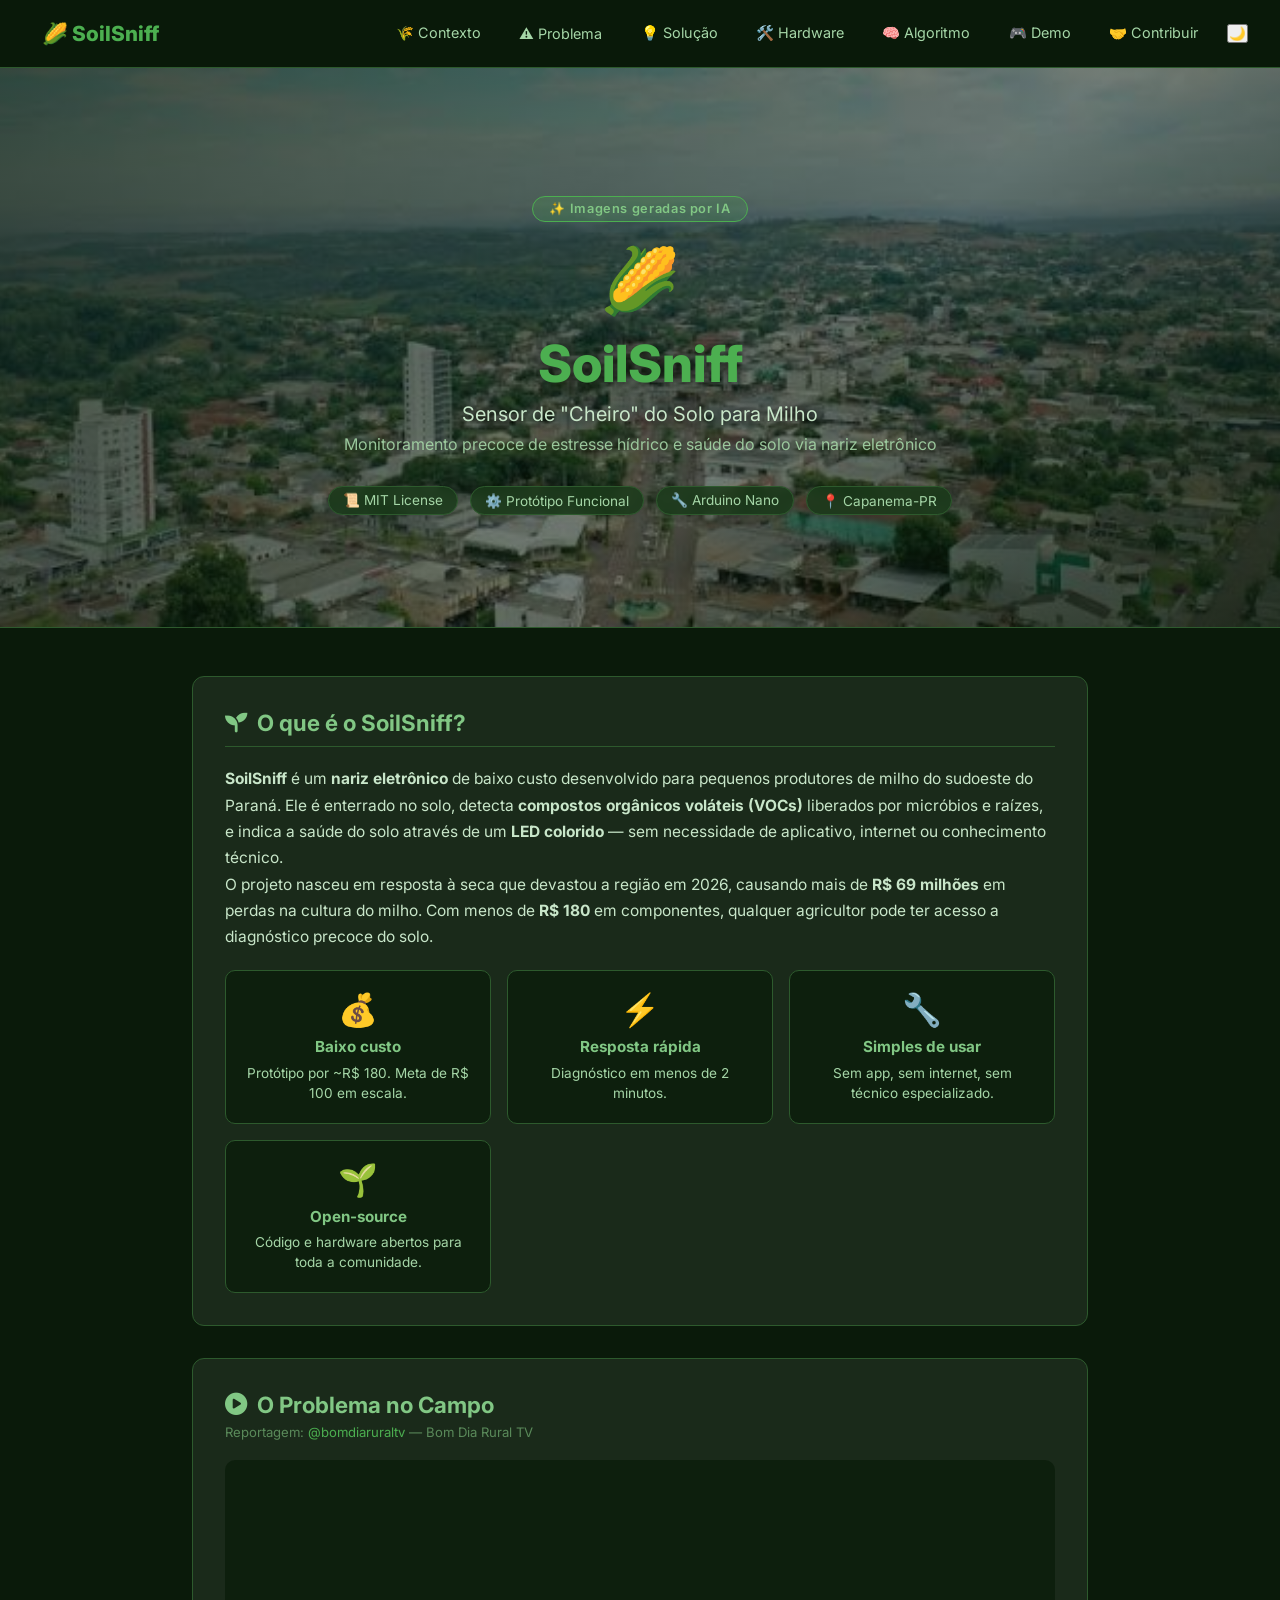
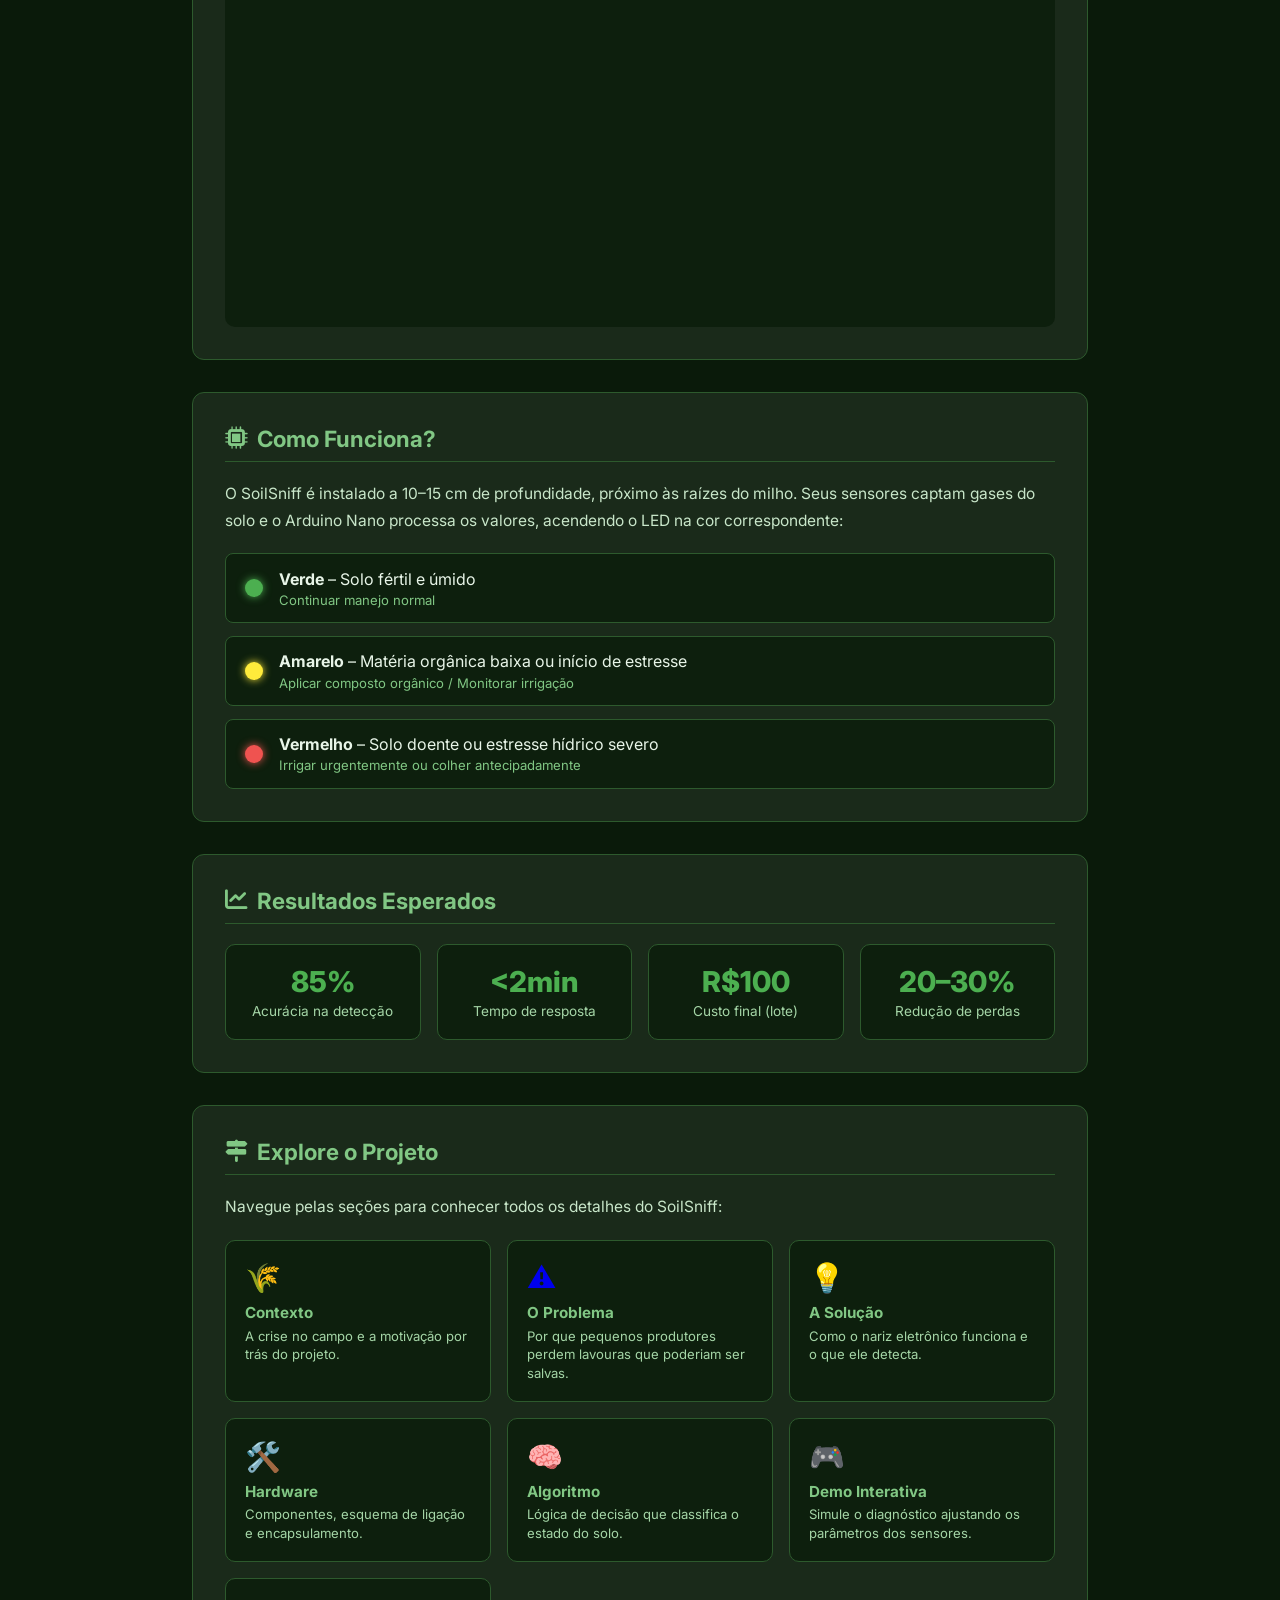
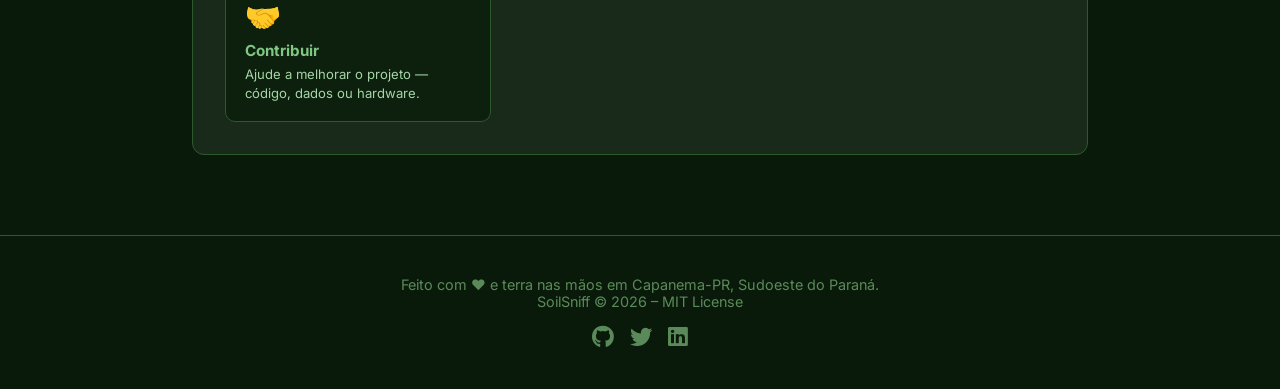
<file: index.html>
<!DOCTYPE html>
<html lang="pt-BR">
<head>
  <meta charset="UTF-8" />
  <meta name="viewport" content="width=device-width, initial-scale=1.0" />
  <title>SoilSniff - Sensor de Cheiro do Solo para Milho</title>
  <meta name="description" content="SoilSniff é um nariz eletrônico de baixo custo que detecta compostos voláteis do solo e indica a saúde da lavoura de milho via LED colorido." />
  <link href="https://fonts.googleapis.com/css2?family=Inter:wght@400;600;700;800&display=swap" rel="stylesheet">
  <link rel="stylesheet" href="https://cdnjs.cloudflare.com/ajax/libs/font-awesome/6.0.0-beta3/css/all.min.css">
  <link rel="stylesheet" href="style.css">
</head>
<body class="page-index">

  <nav>
    <a class="nav-brand" href="index.html">🌽 SoilSniff</a>
    <a href="paginas/pagina1.html">🌾 Contexto</a>
    <a href="paginas/pagina2.html">⚠️ Problema</a>
    <a href="paginas/pagina3.html">💡 Solução</a>
    <a href="paginas/pagina4.html">🛠️ Hardware</a>
    <a href="paginas/pagina5.html">🧠 Algoritmo</a>
    <a href="paginas/pagina6.html">🎮 Demo</a>
    <a href="paginas/pagina7.html">🤝 Contribuir</a>
    <button id="theme-toggle" class="theme-btn" aria-label="Alternar Modo Escuro">🌙</button>
  </nav>

  <!-- HERO com imagem de capa -->
  <div class="hero">
    <img class="hero-img" src="img/img/CAPA.jpg" alt="Campo de milho no sudoeste do Paraná" />
    <div class="hero-overlay"></div>
    <div class="hero-content">
      <div class="ia-badge">✨ Imagens geradas por IA</div>
      <div class="hero-icon">🌽</div>
      <h1>SoilSniff</h1>
      <p class="subtitle">Sensor de "Cheiro" do Solo para Milho</p>
      <p class="sub2">Monitoramento precoce de estresse hídrico e saúde do solo via nariz eletrônico</p>
      <div class="badges">
        <span class="badge">📜 MIT License</span>
        <span class="badge">⚙️ Protótipo Funcional</span>
        <span class="badge">🔧 Arduino Nano</span>
        <span class="badge">📍 Capanema-PR</span>
      </div>
    </div>
  </div>

  <div class="container">

    <!-- SOBRE O PROJETO -->
    <div class="section" id="sobre">
      <h2><i class="fas fa-seedling"></i> O que é o SoilSniff?</h2>
      <p>
        <strong class="text-green-highlight">SoilSniff</strong> é um <strong>nariz eletrônico</strong> de baixo custo desenvolvido para pequenos produtores de milho do sudoeste do Paraná. Ele é enterrado no solo, detecta <strong>compostos orgânicos voláteis (VOCs)</strong> liberados por micróbios e raízes, e indica a saúde do solo através de um <strong>LED colorido</strong> — sem necessidade de aplicativo, internet ou conhecimento técnico.
      </p>
      <p class="mt-08">
        O projeto nasceu em resposta à seca que devastou a região em 2026, causando mais de <strong>R$ 69 milhões</strong> em perdas na cultura do milho. Com menos de <strong>R$ 180</strong> em componentes, qualquer agricultor pode ter acesso a diagnóstico precoce do solo.
      </p>

      <div class="summary-grid mt-14">
        <div class="summary-card">
          <div class="s-icon">💰</div>
          <h3>Baixo custo</h3>
          <p>Protótipo por ~R$ 180. Meta de R$ 100 em escala.</p>
        </div>
        <div class="summary-card">
          <div class="s-icon">⚡</div>
          <h3>Resposta rápida</h3>
          <p>Diagnóstico em menos de 2 minutos.</p>
        </div>
        <div class="summary-card">
          <div class="s-icon">🔧</div>
          <h3>Simples de usar</h3>
          <p>Sem app, sem internet, sem técnico especializado.</p>
        </div>
        <div class="summary-card">
          <div class="s-icon">🌱</div>
          <h3>Open-source</h3>
          <p>Código e hardware abertos para toda a comunidade.</p>
        </div>
      </div>
    </div>

    <!-- VÍDEO -->
    <div class="video-section" id="video">
      <h2><i class="fas fa-play-circle"></i> O Problema no Campo</h2>
      <p class="video-credit">
        Reportagem: <a href="https://www.instagram.com/bomdiaruraltv" target="_blank">@bomdiaruraltv</a> — Bom Dia Rural TV
      </p>
      <div class="video-wrapper">
        <iframe
          width="560" height="315"
          src="https://www.youtube.com/embed/tkmtmKLQQP8?si=K5tyAaxxwnYiDbrp"
          title="YouTube video player"
          frameborder="0"
          allow="accelerometer; autoplay; clipboard-write; encrypted-media; gyroscope; picture-in-picture; web-share"
          referrerpolicy="strict-origin-when-cross-origin"
          allowfullscreen>
        </iframe>
      </div>
    </div>

    <!-- COMO FUNCIONA -->
    <div class="section" id="como-funciona">
      <h2><i class="fas fa-microchip"></i> Como Funciona?</h2>
      <p>O SoilSniff é instalado a 10–15 cm de profundidade, próximo às raízes do milho. Seus sensores captam gases do solo e o Arduino Nano processa os valores, acendendo o LED na cor correspondente:</p>
      <div class="led-table">
        <div class="led-item"><div class="led-dot verde"></div><div><strong>Verde</strong> – Solo fértil e úmido<small>Continuar manejo normal</small></div></div>
        <div class="led-item"><div class="led-dot amarelo"></div><div><strong>Amarelo</strong> – Matéria orgânica baixa ou início de estresse<small>Aplicar composto orgânico / Monitorar irrigação</small></div></div>
        <div class="led-item"><div class="led-dot vermelho"></div><div><strong>Vermelho</strong> – Solo doente ou estresse hídrico severo<small>Irrigar urgentemente ou colher antecipadamente</small></div></div>
      </div>
    </div>

    <!-- RESULTADOS -->
    <div class="section" id="resultados">
      <h2><i class="fas fa-chart-line"></i> Resultados Esperados</h2>
      <div class="stats-grid">
        <div class="stat-card"><div class="stat-number">85%</div><div>Acurácia na detecção</div></div>
        <div class="stat-card"><div class="stat-number">&lt;2min</div><div>Tempo de resposta</div></div>
        <div class="stat-card"><div class="stat-number">R$100</div><div>Custo final (lote)</div></div>
        <div class="stat-card"><div class="stat-number">20–30%</div><div>Redução de perdas</div></div>
      </div>
    </div>

    <!-- EXPLORE O PROJETO -->
    <div class="section" id="explorar">
      <h2><i class="fas fa-map-signs"></i> Explore o Projeto</h2>
      <p>Navegue pelas seções para conhecer todos os detalhes do SoilSniff:</p>
      <div class="pages-grid">
        <a class="page-card" href="paginas/pagina1.html">
          <div class="p-icon">🌾</div>
          <h3>Contexto</h3>
          <p>A crise no campo e a motivação por trás do projeto.</p>
        </a>
        <a class="page-card" href="paginas/pagina2.html">
          <div class="p-icon">⚠️</div>
          <h3>O Problema</h3>
          <p>Por que pequenos produtores perdem lavouras que poderiam ser salvas.</p>
        </a>
        <a class="page-card" href="paginas/pagina3.html">
          <div class="p-icon">💡</div>
          <h3>A Solução</h3>
          <p>Como o nariz eletrônico funciona e o que ele detecta.</p>
        </a>
        <a class="page-card" href="paginas/pagina4.html">
          <div class="p-icon">🛠️</div>
          <h3>Hardware</h3>
          <p>Componentes, esquema de ligação e encapsulamento.</p>
        </a>
        <a class="page-card" href="paginas/pagina5.html">
          <div class="p-icon">🧠</div>
          <h3>Algoritmo</h3>
          <p>Lógica de decisão que classifica o estado do solo.</p>
        </a>
        <a class="page-card" href="paginas/pagina6.html">
          <div class="p-icon">🎮</div>
          <h3>Demo Interativa</h3>
          <p>Simule o diagnóstico ajustando os parâmetros dos sensores.</p>
        </a>
        <a class="page-card" href="paginas/pagina7.html">
          <div class="p-icon">🤝</div>
          <h3>Contribuir</h3>
          <p>Ajude a melhorar o projeto — código, dados ou hardware.</p>
        </a>
      </div>
    </div>

  </div>

  <footer>
    <p>Feito com ❤️ e terra nas mãos em Capanema-PR, Sudoeste do Paraná.</p>
    <p class="footer-license">SoilSniff © 2026 – MIT License</p>
    <div class="footer-icons">
      <i class="fab fa-github"></i>
      <i class="fab fa-twitter"></i>
      <i class="fab fa-linkedin"></i>
    </div>
  </footer>

  <script src="script.js"></script>
</body>
</html>
</file>
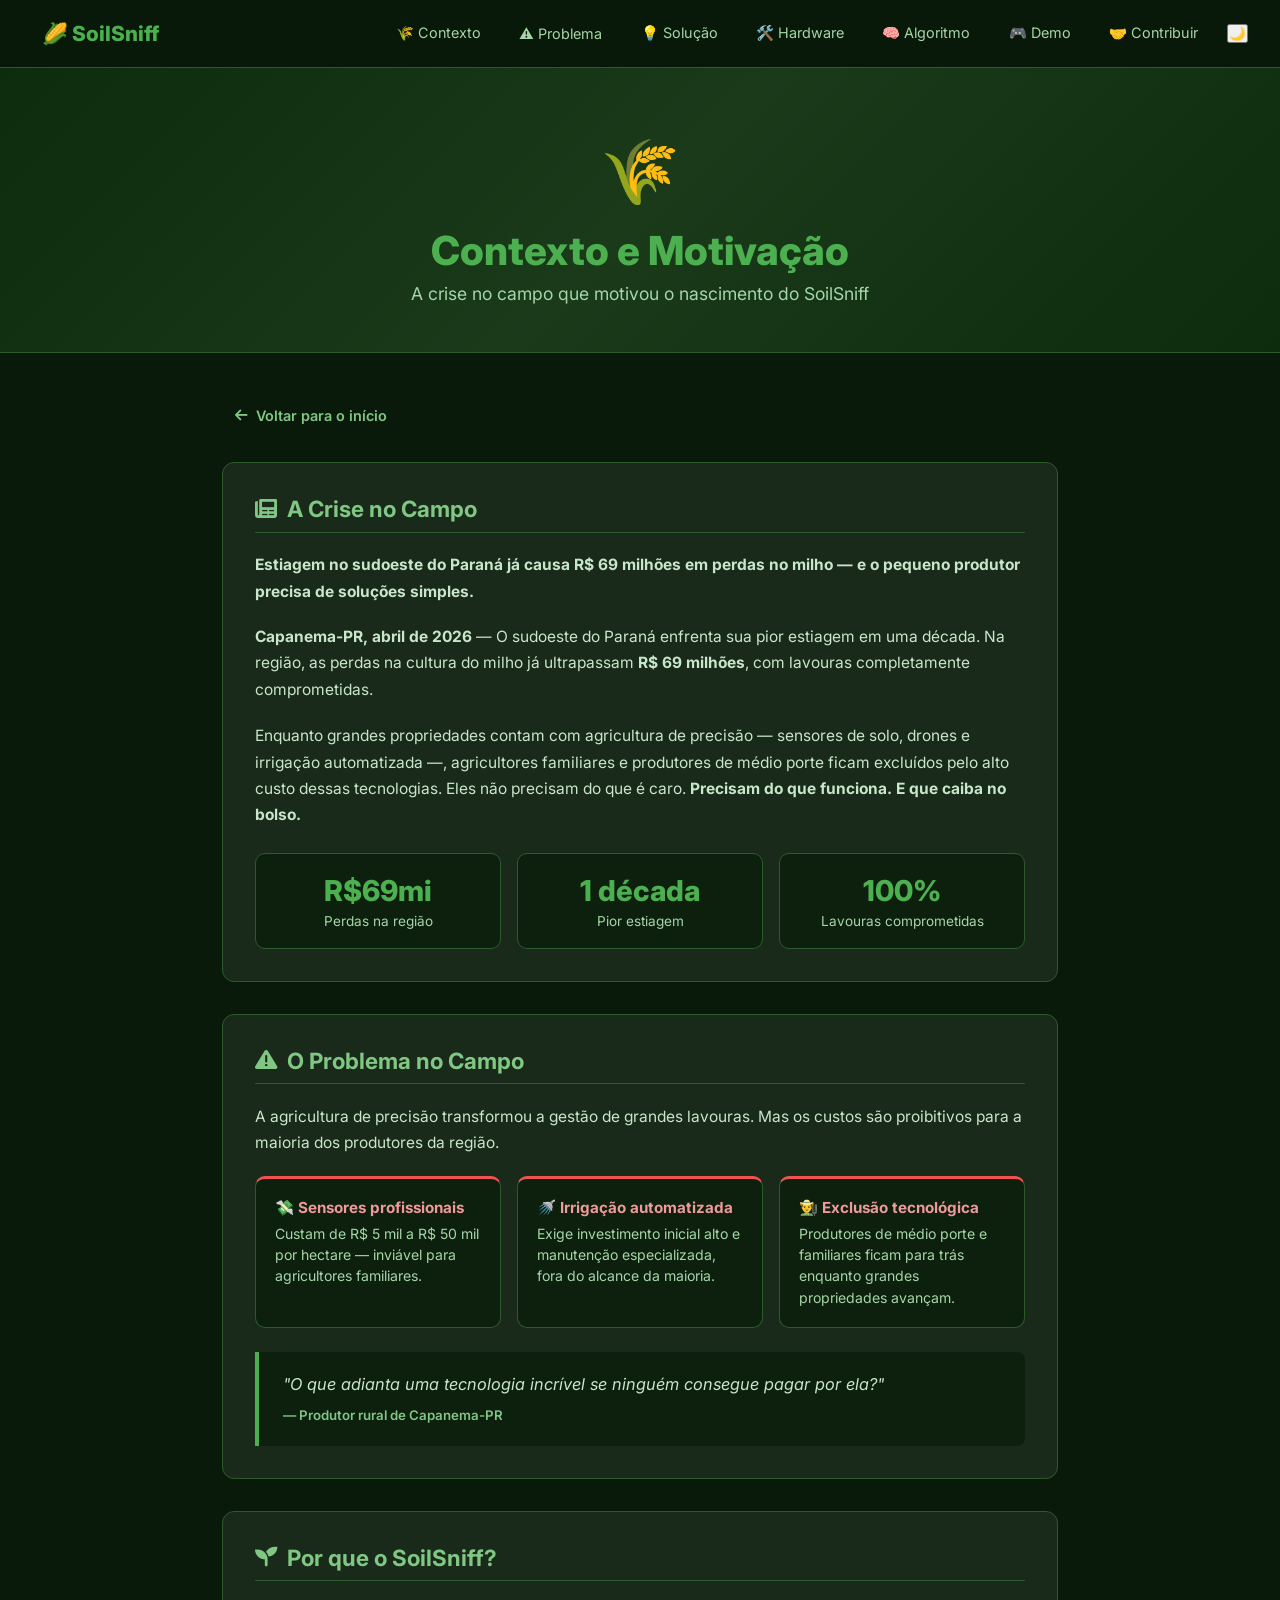
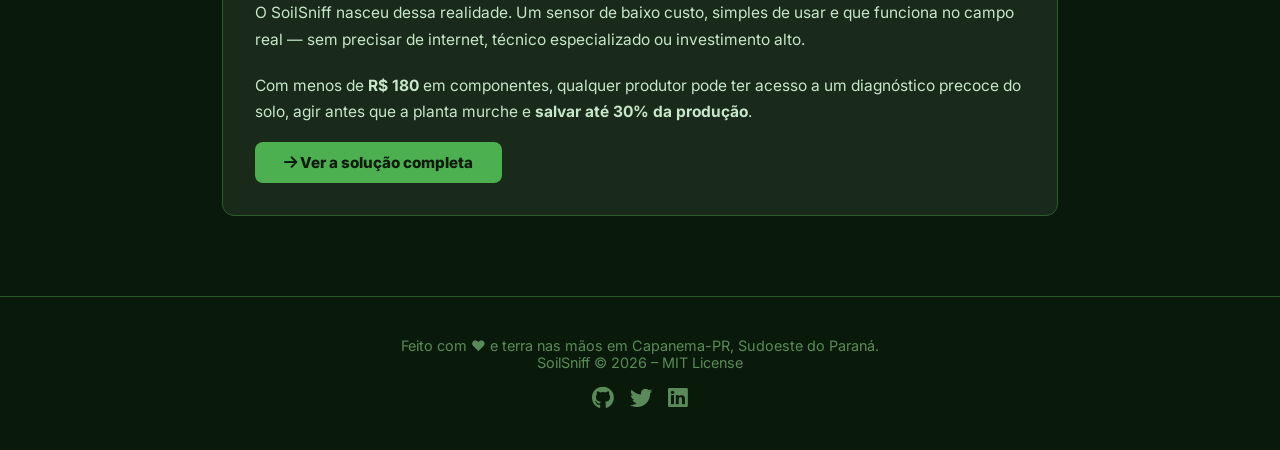
<file: paginas/pagina1.html>
<!DOCTYPE html>
<html lang="pt-BR">
<head>
  <meta charset="UTF-8" />
  <meta name="viewport" content="width=device-width, initial-scale=1.0" />
  <title>SoilSniff - Contexto</title>
  <link href="https://fonts.googleapis.com/css2?family=Inter:wght@400;600;700;800&display=swap" rel="stylesheet">
  <link rel="stylesheet" href="https://cdnjs.cloudflare.com/ajax/libs/font-awesome/6.0.0-beta3/css/all.min.css">
  <link rel="stylesheet" href="../style.css">
</head>
<body class="page-pagina1">

  <nav>
    <a class="nav-brand" href="../index.html">🌽 SoilSniff</a>
    <a href="../paginas/pagina1.html">🌾 Contexto</a>
    <a href="../paginas/pagina2.html">⚠️ Problema</a>
    <a href="../paginas/pagina3.html">💡 Solução</a>
    <a href="../paginas/pagina4.html">🛠️ Hardware</a>
    <a href="../paginas/pagina5.html">🧠 Algoritmo</a>
    <a href="../paginas/pagina6.html">🎮 Demo</a>
    <a href="../paginas/pagina7.html">🤝 Contribuir</a>
    <button id="theme-toggle" class="theme-btn" aria-label="Alternar Modo Escuro">🌙</button>
  </nav>

  <div class="hero">
    <div class="hero-icon">🌾</div>
    <h1>Contexto e Motivação</h1>
    <p>A crise no campo que motivou o nascimento do SoilSniff</p>
  </div>

  <div class="container">

    <a href="../index.html" class="voltar">
      <i class="fas fa-arrow-left"></i> Voltar para o início
    </a>

    <!-- MANCHETE -->
    <div class="section">
      <h2><i class="fas fa-newspaper"></i> A Crise no Campo</h2>
      <p class="manchete">Estiagem no sudoeste do Paraná já causa R$ 69 milhões em perdas no milho — e o pequeno produtor precisa de soluções simples.</p>
      <p><strong class="text-green-highlight">Capanema-PR, abril de 2026</strong> — O sudoeste do Paraná enfrenta sua pior estiagem em uma década. Na região, as perdas na cultura do milho já ultrapassam <strong>R$ 69 milhões</strong>, com lavouras completamente comprometidas.</p>
      <br>
      <p>Enquanto grandes propriedades contam com agricultura de precisão — sensores de solo, drones e irrigação automatizada —, agricultores familiares e produtores de médio porte ficam excluídos pelo alto custo dessas tecnologias. Eles não precisam do que é caro. <strong>Precisam do que funciona. E que caiba no bolso.</strong></p>
      <div class="stats-grid">
        <div class="stat-card"><div class="stat-number">R$69mi</div><div>Perdas na região</div></div>
        <div class="stat-card"><div class="stat-number">1 década</div><div>Pior estiagem</div></div>
        <div class="stat-card"><div class="stat-number">100%</div><div>Lavouras comprometidas</div></div>
      </div>
    </div>

    <!-- PROBLEMA -->
    <div class="section">
      <h2><i class="fas fa-exclamation-triangle"></i> O Problema no Campo</h2>
      <p>A agricultura de precisão transformou a gestão de grandes lavouras. Mas os custos são proibitivos para a maioria dos produtores da região.</p>
      <div class="problema-grid">
        <div class="problema-item">
          <h4>💸 Sensores profissionais</h4>
          <p>Custam de R$ 5 mil a R$ 50 mil por hectare — inviável para agricultores familiares.</p>
        </div>
        <div class="problema-item">
          <h4>🚿 Irrigação automatizada</h4>
          <p>Exige investimento inicial alto e manutenção especializada, fora do alcance da maioria.</p>
        </div>
        <div class="problema-item">
          <h4>👨‍🌾 Exclusão tecnológica</h4>
          <p>Produtores de médio porte e familiares ficam para trás enquanto grandes propriedades avançam.</p>
        </div>
      </div>
      <div class="citacao">
        "O que adianta uma tecnologia incrível se ninguém consegue pagar por ela?"
        <span>— Produtor rural de Capanema-PR</span>
      </div>
    </div>

    <!-- POR QUE SOILSNIFF -->
    <div class="section">
      <h2><i class="fas fa-seedling"></i> Por que o SoilSniff?</h2>
      <p>O SoilSniff nasceu dessa realidade. Um sensor de baixo custo, simples de usar e que funciona no campo real — sem precisar de internet, técnico especializado ou investimento alto.</p>
      <br>
      <p>Com menos de <strong>R$ 180</strong> em componentes, qualquer produtor pode ter acesso a um diagnóstico precoce do solo, agir antes que a planta murche e <strong>salvar até 30% da produção</strong>.</p>
      <div class="center-text">
        <a href="../paginas/pagina3.html" class="btn"><i class="fas fa-arrow-right"></i> Ver a solução completa</a>
      </div>
    </div>

  </div>

  <footer>
    <p>Feito com ❤️ e terra nas mãos em Capanema-PR, Sudoeste do Paraná.</p>
    <p class="footer-license">SoilSniff © 2026 – MIT License</p>
    <div class="footer-icons">
      <i class="fab fa-github"></i>
      <i class="fab fa-twitter"></i>
      <i class="fab fa-linkedin"></i>
    </div>
  </footer>

  <script src="../script.js"></script>
</body>
</html>
</file>
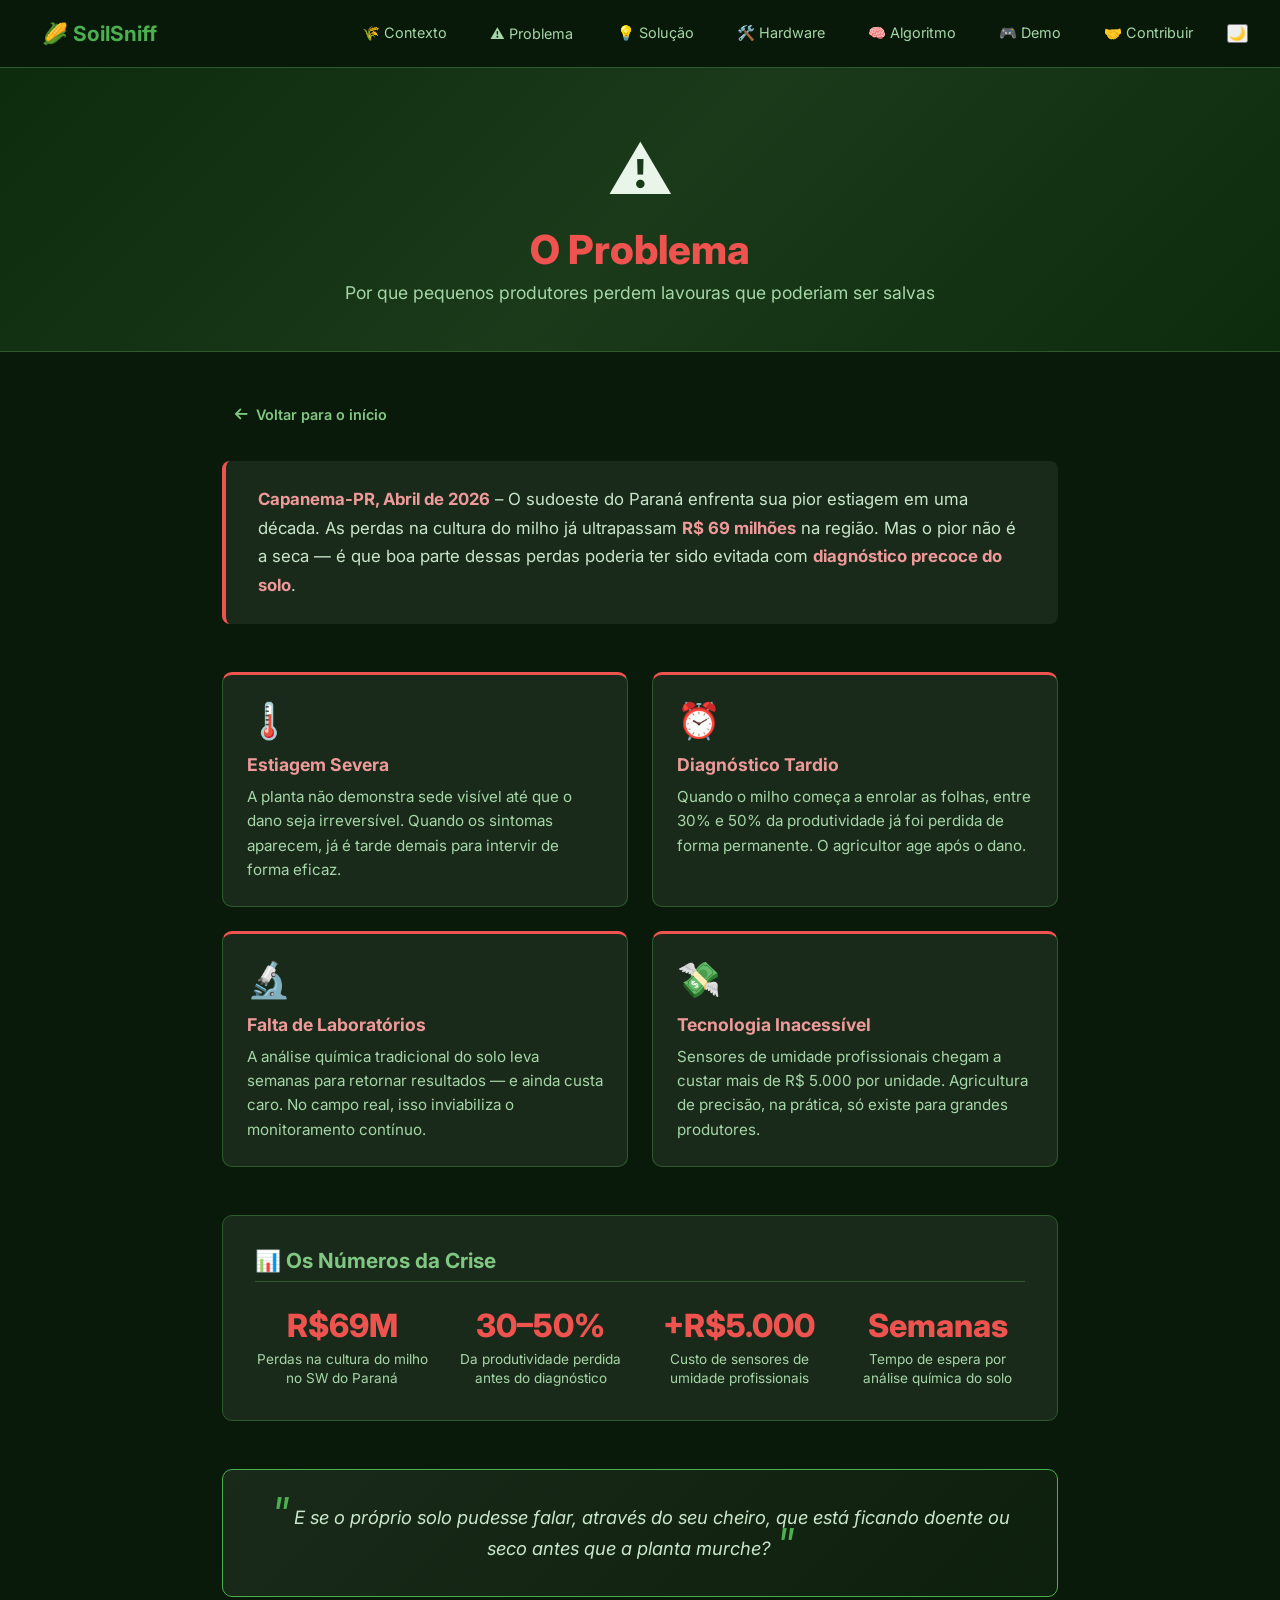
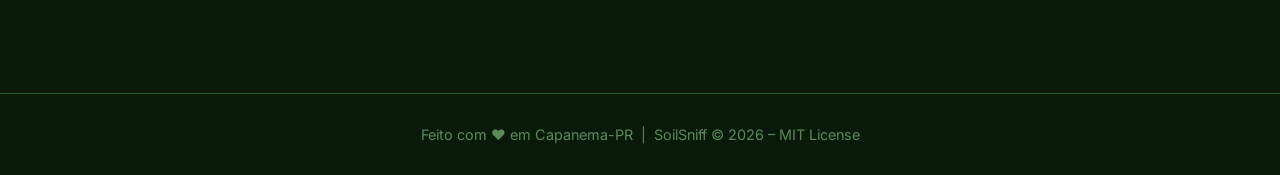
<file: paginas/pagina2.html>
<!DOCTYPE html>
<html lang="pt-BR">
<head>
  <meta charset="UTF-8" />
  <meta name="viewport" content="width=device-width, initial-scale=1.0" />
  <title>SoilSniff - O Problema</title>
  <link href="https://fonts.googleapis.com/css2?family=Inter:wght@400;600;700;800&display=swap" rel="stylesheet">
  <link rel="stylesheet" href="https://cdnjs.cloudflare.com/ajax/libs/font-awesome/6.0.0-beta3/css/all.min.css">
  <link rel="stylesheet" href="../style.css">
</head>
<body class="page-pagina2">

  <nav>
    <a class="nav-brand" href="../index.html">🌽 SoilSniff</a>
    <a href="../paginas/pagina1.html">🌾 Contexto</a>
    <a href="../paginas/pagina2.html">⚠️ Problema</a>
    <a href="../paginas/pagina3.html">💡 Solução</a>
    <a href="../paginas/pagina4.html">🛠️ Hardware</a>
    <a href="../paginas/pagina5.html">🧠 Algoritmo</a>
    <a href="../paginas/pagina6.html">🎮 Demo</a>
    <a href="../paginas/pagina7.html">🤝 Contribuir</a>
    <button id="theme-toggle" class="theme-btn" aria-label="Alternar Modo Escuro">🌙</button>
  </nav>

  <div class="hero">
    <div class="hero-icon">⚠️</div>
    <h1>O Problema</h1>
    <p>Por que pequenos produtores perdem lavouras que poderiam ser salvas</p>
  </div>

  <div class="container">

    <a href="../index.html" class="voltar">
      <i class="fas fa-arrow-left"></i> Voltar para o início
    </a>

    <div class="intro-box">
      <strong>Capanema-PR, Abril de 2026</strong> – O sudoeste do Paraná enfrenta sua pior estiagem em uma década.
      As perdas na cultura do milho já ultrapassam <strong>R$ 69 milhões</strong> na região. Mas o pior não é a seca —
      é que boa parte dessas perdas poderia ter sido evitada com <strong>diagnóstico precoce do solo</strong>.
    </div>

    <div class="problems-grid">
      <div class="problem-card">
        <div class="icon">🌡️</div>
        <h3>Estiagem Severa</h3>
        <p>A planta não demonstra sede visível até que o dano seja irreversível. Quando os sintomas aparecem, já é tarde demais para intervir de forma eficaz.</p>
      </div>
      <div class="problem-card">
        <div class="icon">⏰</div>
        <h3>Diagnóstico Tardio</h3>
        <p>Quando o milho começa a enrolar as folhas, entre 30% e 50% da produtividade já foi perdida de forma permanente. O agricultor age após o dano.</p>
      </div>
      <div class="problem-card">
        <div class="icon">🔬</div>
        <h3>Falta de Laboratórios</h3>
        <p>A análise química tradicional do solo leva semanas para retornar resultados — e ainda custa caro. No campo real, isso inviabiliza o monitoramento contínuo.</p>
      </div>
      <div class="problem-card">
        <div class="icon">💸</div>
        <h3>Tecnologia Inacessível</h3>
        <p>Sensores de umidade profissionais chegam a custar mais de R$ 5.000 por unidade. Agricultura de precisão, na prática, só existe para grandes produtores.</p>
      </div>
    </div>

    <div class="stats-section">
      <h2>📊 Os Números da Crise</h2>
      <div class="stats-grid">
        <div class="stat-item">
          <div class="value">R$69M</div>
          <div class="label">Perdas na cultura do milho no SW do Paraná</div>
        </div>
        <div class="stat-item">
          <div class="value">30–50%</div>
          <div class="label">Da produtividade perdida antes do diagnóstico</div>
        </div>
        <div class="stat-item">
          <div class="value">+R$5.000</div>
          <div class="label">Custo de sensores de umidade profissionais</div>
        </div>
        <div class="stat-item">
          <div class="value">Semanas</div>
          <div class="label">Tempo de espera por análise química do solo</div>
        </div>
      </div>
    </div>

    <div class="quote-box">
      <p>
        <span class="quote-mark">"</span>
        E se o próprio solo pudesse falar, através do seu cheiro, que está ficando doente
        ou seco <em>antes</em> que a planta murche?
        <span class="quote-mark">"</span>
      </p>
    </div>

  </div>

  <footer>
    Feito com ❤️ em Capanema-PR &nbsp;|&nbsp; SoilSniff © 2026 – MIT License
  </footer>

  <script src="../script.js"></script>
</body>
</html>
</file>
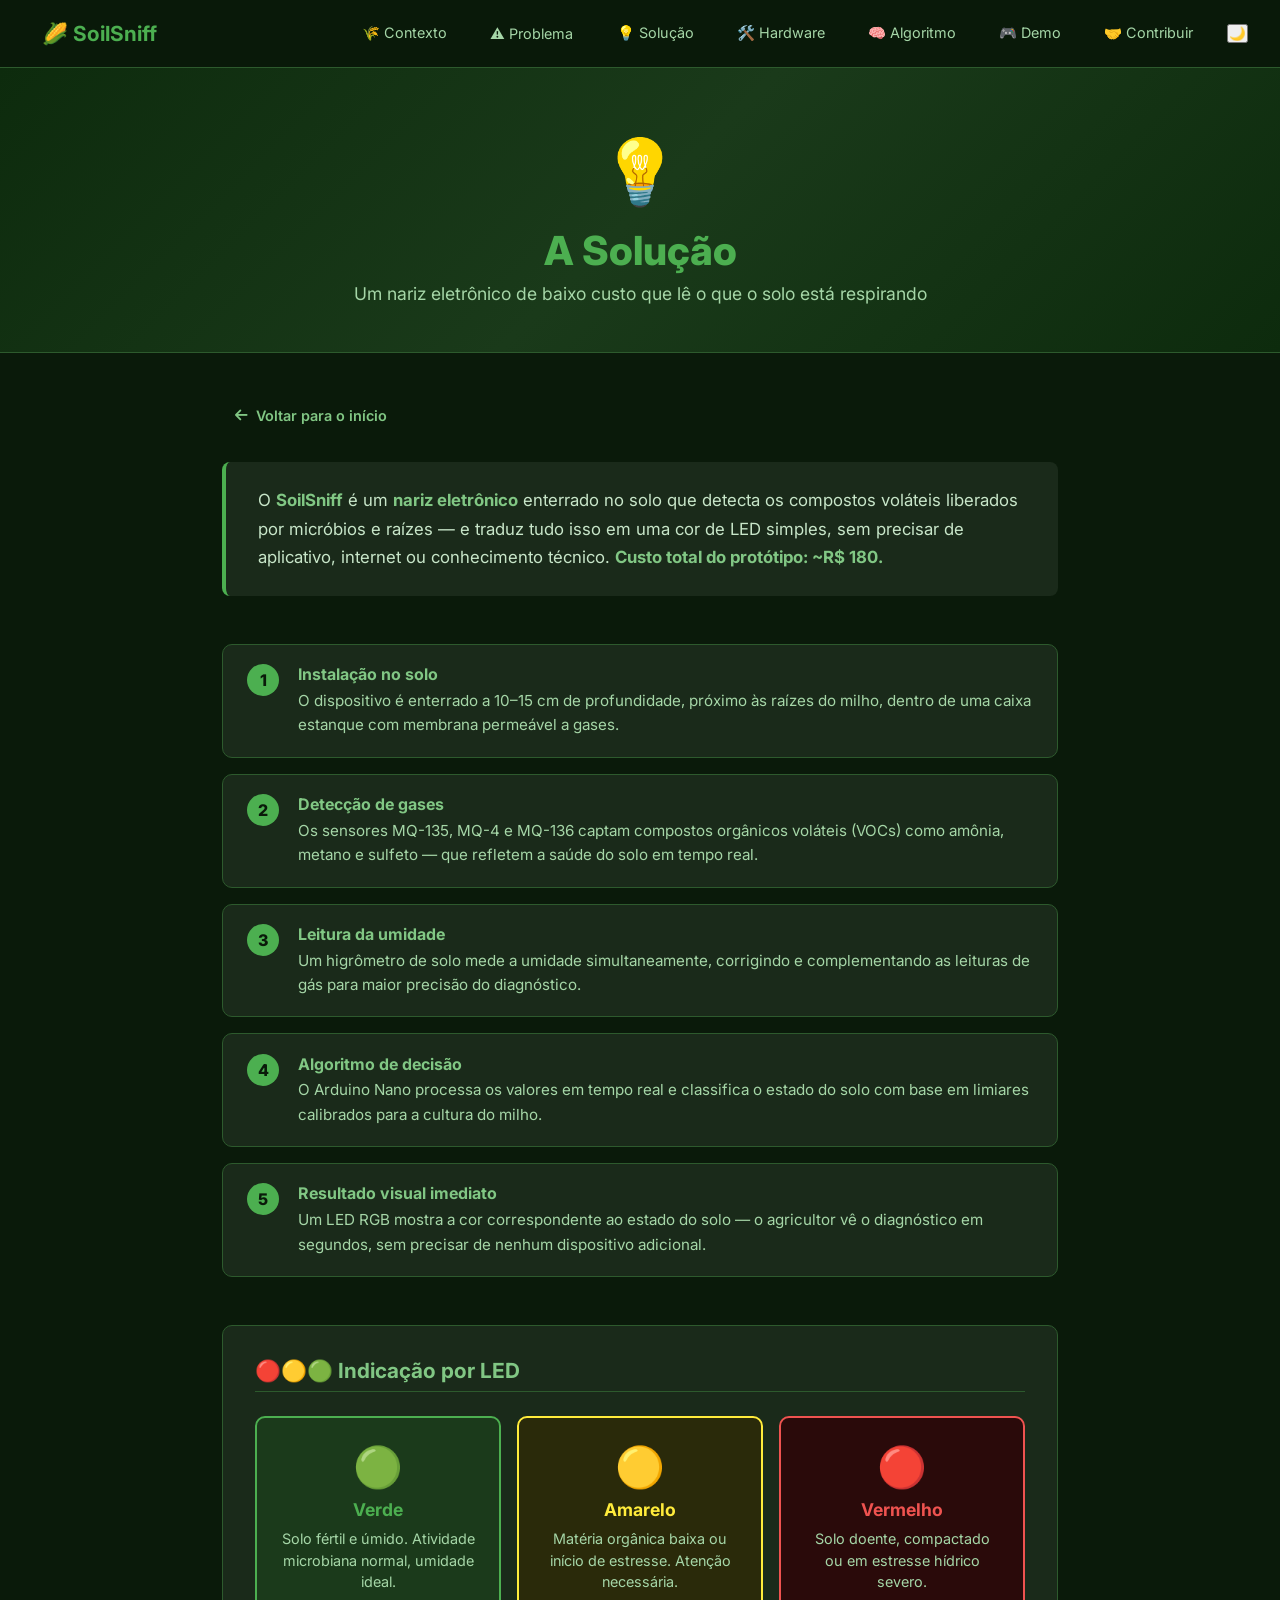
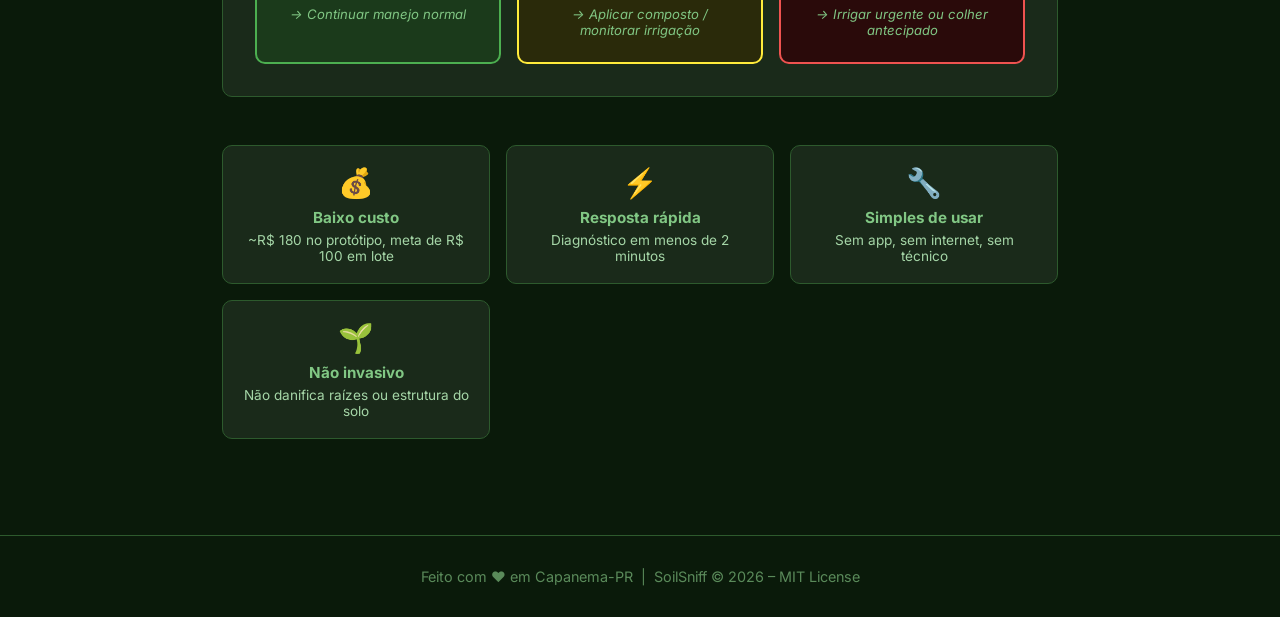
<file: paginas/pagina3.html>
<!DOCTYPE html>
<html lang="pt-BR">
<head>
  <meta charset="UTF-8" />
  <meta name="viewport" content="width=device-width, initial-scale=1.0" />
  <title>SoilSniff - A Solução</title>
  <link href="https://fonts.googleapis.com/css2?family=Inter:wght@400;600;700;800&display=swap" rel="stylesheet">
  <link rel="stylesheet" href="https://cdnjs.cloudflare.com/ajax/libs/font-awesome/6.0.0-beta3/css/all.min.css">
  <link rel="stylesheet" href="../style.css">
</head>
<body class="page-pagina3">

  <nav>
    <a class="nav-brand" href="../index.html">🌽 SoilSniff</a>
    <a href="../paginas/pagina1.html">🌾 Contexto</a>
    <a href="../paginas/pagina2.html">⚠️ Problema</a>
    <a href="../paginas/pagina3.html">💡 Solução</a>
    <a href="../paginas/pagina4.html">🛠️ Hardware</a>
    <a href="../paginas/pagina5.html">🧠 Algoritmo</a>
    <a href="../paginas/pagina6.html">🎮 Demo</a>
    <a href="../paginas/pagina7.html">🤝 Contribuir</a>
    <button id="theme-toggle" class="theme-btn" aria-label="Alternar Modo Escuro">🌙</button>
  </nav>

  <div class="hero">
    <div class="hero-icon">💡</div>
    <h1>A Solução</h1>
    <p>Um nariz eletrônico de baixo custo que lê o que o solo está respirando</p>
  </div>

  <div class="container">

    <a href="../index.html" class="voltar">
      <i class="fas fa-arrow-left"></i> Voltar para o início
    </a>

    <div class="intro-box">
      O <strong>SoilSniff</strong> é um <strong>nariz eletrônico</strong> enterrado no solo que detecta os compostos voláteis
      liberados por micróbios e raízes — e traduz tudo isso em uma cor de LED simples, sem precisar de aplicativo,
      internet ou conhecimento técnico. <strong>Custo total do protótipo: ~R$ 180.</strong>
    </div>

    <div class="steps">
      <div class="step">
        <div class="step-num">1</div>
        <div class="step-content">
          <h3>Instalação no solo</h3>
          <p>O dispositivo é enterrado a 10–15 cm de profundidade, próximo às raízes do milho, dentro de uma caixa estanque com membrana permeável a gases.</p>
        </div>
      </div>
      <div class="step">
        <div class="step-num">2</div>
        <div class="step-content">
          <h3>Detecção de gases</h3>
          <p>Os sensores MQ-135, MQ-4 e MQ-136 captam compostos orgânicos voláteis (VOCs) como amônia, metano e sulfeto — que refletem a saúde do solo em tempo real.</p>
        </div>
      </div>
      <div class="step">
        <div class="step-num">3</div>
        <div class="step-content">
          <h3>Leitura da umidade</h3>
          <p>Um higrômetro de solo mede a umidade simultaneamente, corrigindo e complementando as leituras de gás para maior precisão do diagnóstico.</p>
        </div>
      </div>
      <div class="step">
        <div class="step-num">4</div>
        <div class="step-content">
          <h3>Algoritmo de decisão</h3>
          <p>O Arduino Nano processa os valores em tempo real e classifica o estado do solo com base em limiares calibrados para a cultura do milho.</p>
        </div>
      </div>
      <div class="step">
        <div class="step-num">5</div>
        <div class="step-content">
          <h3>Resultado visual imediato</h3>
          <p>Um LED RGB mostra a cor correspondente ao estado do solo — o agricultor vê o diagnóstico em segundos, sem precisar de nenhum dispositivo adicional.</p>
        </div>
      </div>
    </div>

    <div class="led-section">
      <h2>🔴🟡🟢 Indicação por LED</h2>
      <div class="led-grid">
        <div class="led-card verde">
          <div class="led-dot">🟢</div>
          <h3>Verde</h3>
          <p>Solo fértil e úmido. Atividade microbiana normal, umidade ideal.</p>
          <div class="acao">→ Continuar manejo normal</div>
        </div>
        <div class="led-card amarelo">
          <div class="led-dot">🟡</div>
          <h3>Amarelo</h3>
          <p>Matéria orgânica baixa ou início de estresse. Atenção necessária.</p>
          <div class="acao">→ Aplicar composto / monitorar irrigação</div>
        </div>
        <div class="led-card vermelho">
          <div class="led-dot">🔴</div>
          <h3>Vermelho</h3>
          <p>Solo doente, compactado ou em estresse hídrico severo.</p>
          <div class="acao">→ Irrigar urgente ou colher antecipado</div>
        </div>
      </div>
    </div>

    <div class="benefits">
      <div class="benefit">
        <div class="icon">💰</div>
        <h4>Baixo custo</h4>
        <p>~R$ 180 no protótipo, meta de R$ 100 em lote</p>
      </div>
      <div class="benefit">
        <div class="icon">⚡</div>
        <h4>Resposta rápida</h4>
        <p>Diagnóstico em menos de 2 minutos</p>
      </div>
      <div class="benefit">
        <div class="icon">🔧</div>
        <h4>Simples de usar</h4>
        <p>Sem app, sem internet, sem técnico</p>
      </div>
      <div class="benefit">
        <div class="icon">🌱</div>
        <h4>Não invasivo</h4>
        <p>Não danifica raízes ou estrutura do solo</p>
      </div>
    </div>

  </div>

  <footer>
    Feito com ❤️ em Capanema-PR &nbsp;|&nbsp; SoilSniff © 2026 – MIT License
  </footer>

  <script src="../script.js"></script>
</body>
</html>
</file>
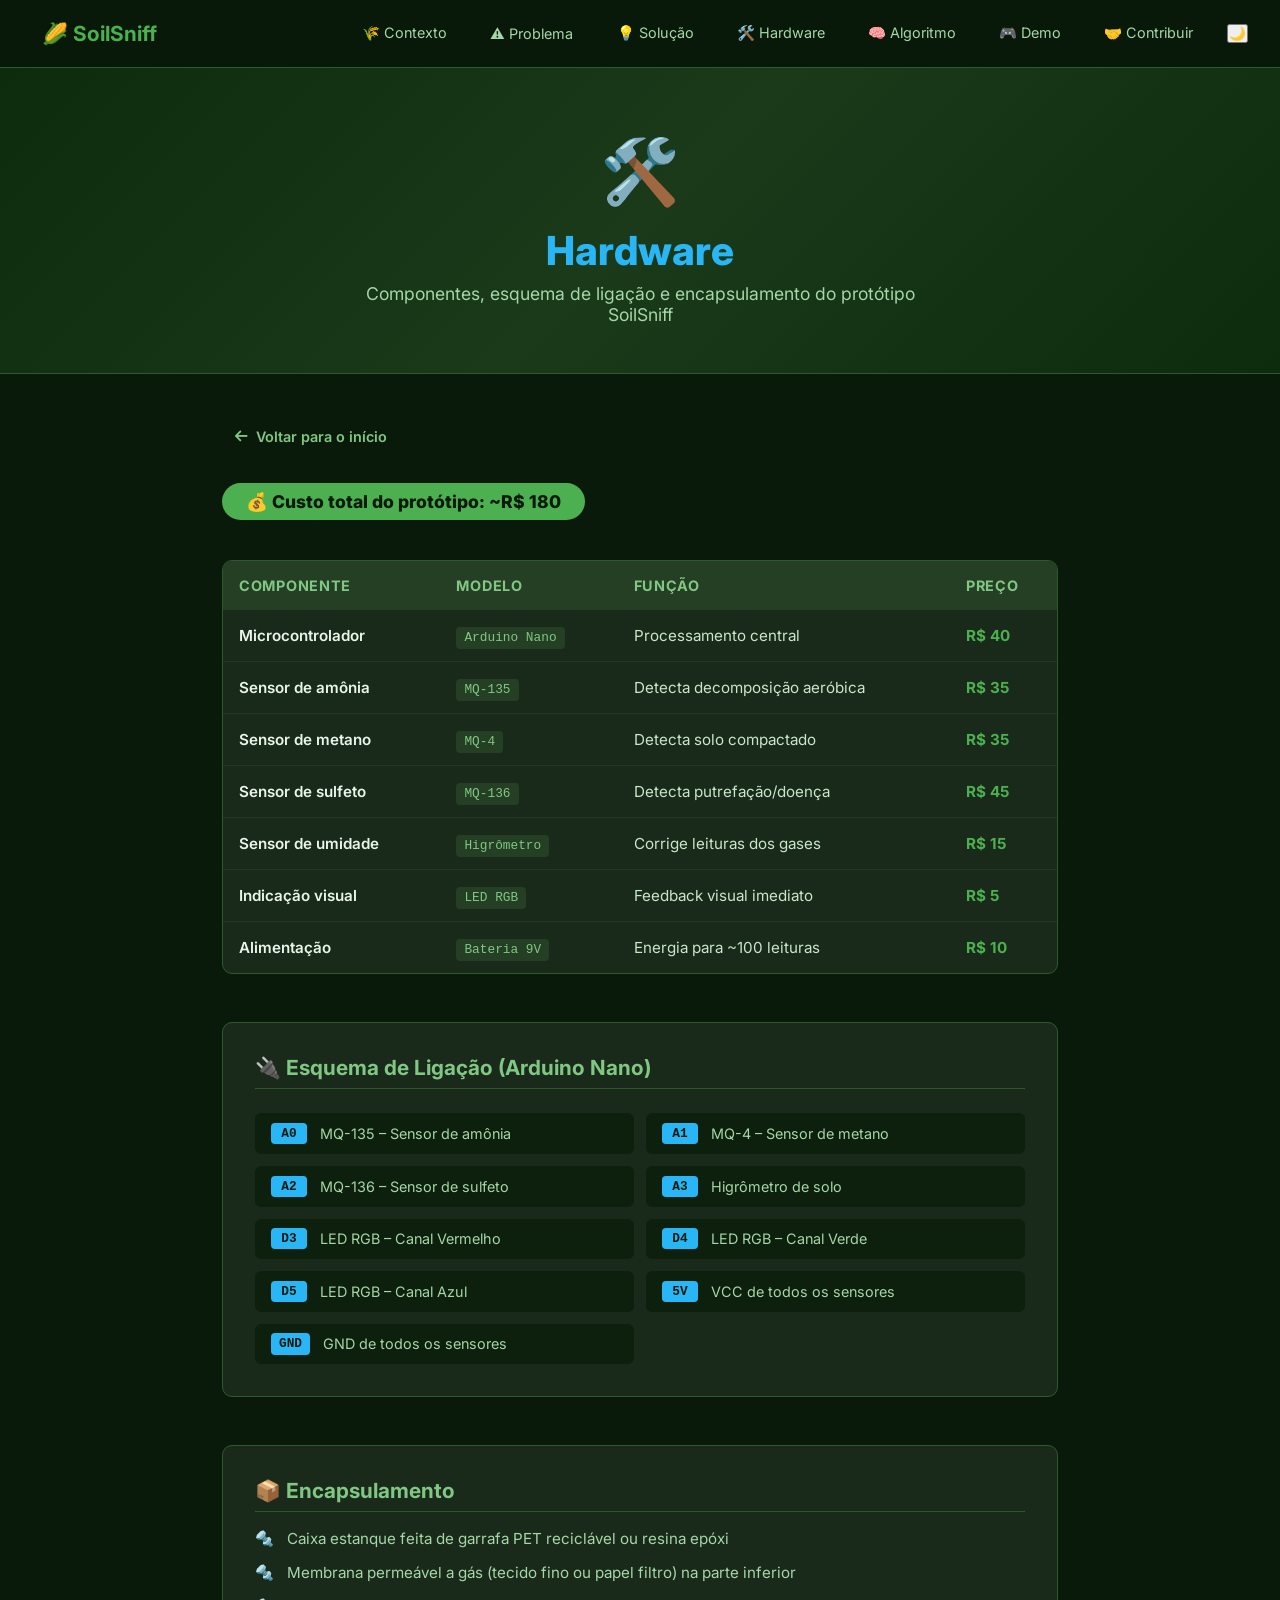
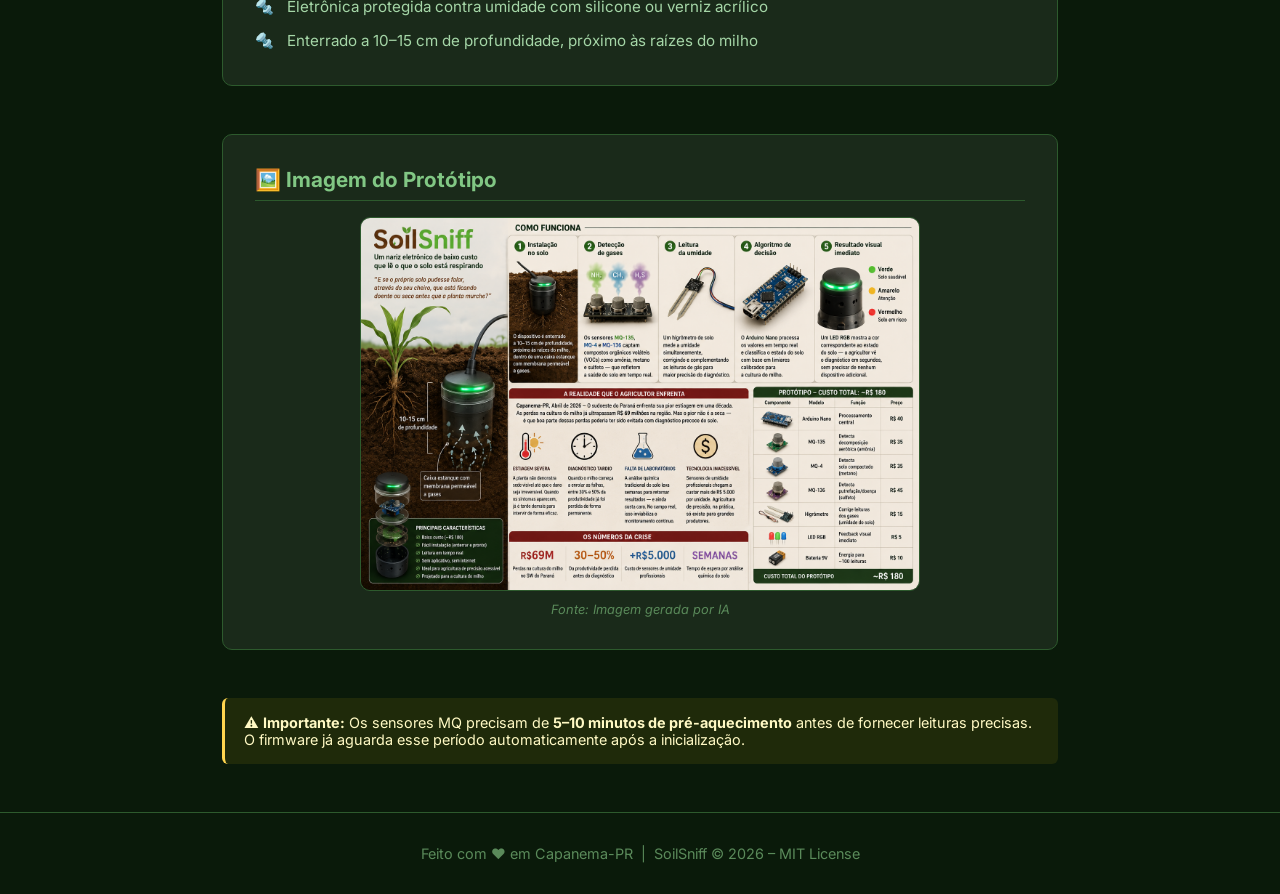
<file: paginas/pagina4.html>
<!DOCTYPE html>
<html lang="pt-BR">
<head>
  <meta charset="UTF-8" />
  <meta name="viewport" content="width=device-width, initial-scale=1.0" />
  <title>SoilSniff - Hardware</title>
  <link href="https://fonts.googleapis.com/css2?family=Inter:wght@400;600;700;800&display=swap" rel="stylesheet">
  <link rel="stylesheet" href="https://cdnjs.cloudflare.com/ajax/libs/font-awesome/6.0.0-beta3/css/all.min.css">
  <link rel="stylesheet" href="../style.css">
</head>
<body class="page-pagina4">

  <nav>
    <a class="nav-brand" href="../index.html">🌽 SoilSniff</a>
    <a href="../paginas/pagina1.html">🌾 Contexto</a>
    <a href="../paginas/pagina2.html">⚠️ Problema</a>
    <a href="../paginas/pagina3.html">💡 Solução</a>
    <a href="../paginas/pagina4.html">🛠️ Hardware</a>
    <a href="../paginas/pagina5.html">🧠 Algoritmo</a>
    <a href="../paginas/pagina6.html">🎮 Demo</a>
    <a href="../paginas/pagina7.html">🤝 Contribuir</a>
    <button id="theme-toggle" class="theme-btn" aria-label="Alternar Modo Escuro">🌙</button>
  </nav>

  <div class="hero">
    <div class="hero-icon">🛠️</div>
    <h1>Hardware</h1>
    <p>Componentes, esquema de ligação e encapsulamento do protótipo SoilSniff</p>
  </div>

  <div class="container">

    <a href="../index.html" class="voltar">
      <i class="fas fa-arrow-left"></i> Voltar para o início
    </a>

    <div class="center-text mb-2">
      <span class="custo-badge">💰 Custo total do protótipo: ~R$ 180</span>
    </div>

    <div class="table-wrap">
      <table>
        <thead>
          <tr>
            <th>Componente</th>
            <th>Modelo</th>
            <th>Função</th>
            <th>Preço</th>
          </tr>
        </thead>
        <tbody>
          <tr>
            <td class="component-name">Microcontrolador</td>
            <td><span class="model-badge">Arduino Nano</span></td>
            <td>Processamento central</td>
            <td>R$ 40</td>
          </tr>
          <tr>
            <td class="component-name">Sensor de amônia</td>
            <td><span class="model-badge">MQ-135</span></td>
            <td>Detecta decomposição aeróbica</td>
            <td>R$ 35</td>
          </tr>
          <tr>
            <td class="component-name">Sensor de metano</td>
            <td><span class="model-badge">MQ-4</span></td>
            <td>Detecta solo compactado</td>
            <td>R$ 35</td>
          </tr>
          <tr>
            <td class="component-name">Sensor de sulfeto</td>
            <td><span class="model-badge">MQ-136</span></td>
            <td>Detecta putrefação/doença</td>
            <td>R$ 45</td>
          </tr>
          <tr>
            <td class="component-name">Sensor de umidade</td>
            <td><span class="model-badge">Higrômetro</span></td>
            <td>Corrige leituras dos gases</td>
            <td>R$ 15</td>
          </tr>
          <tr>
            <td class="component-name">Indicação visual</td>
            <td><span class="model-badge">LED RGB</span></td>
            <td>Feedback visual imediato</td>
            <td>R$ 5</td>
          </tr>
          <tr>
            <td class="component-name">Alimentação</td>
            <td><span class="model-badge">Bateria 9V</span></td>
            <td>Energia para ~100 leituras</td>
            <td>R$ 10</td>
          </tr>
        </tbody>
      </table>
    </div>

    <div class="pinos-section">
      <h2>🔌 Esquema de Ligação (Arduino Nano)</h2>
      <div class="pino-grid">
        <div class="pino-row"><span class="pino-tag">A0</span><span class="pino-desc">MQ-135 – Sensor de amônia</span></div>
        <div class="pino-row"><span class="pino-tag">A1</span><span class="pino-desc">MQ-4 – Sensor de metano</span></div>
        <div class="pino-row"><span class="pino-tag">A2</span><span class="pino-desc">MQ-136 – Sensor de sulfeto</span></div>
        <div class="pino-row"><span class="pino-tag">A3</span><span class="pino-desc">Higrômetro de solo</span></div>
        <div class="pino-row"><span class="pino-tag">D3</span><span class="pino-desc">LED RGB – Canal Vermelho</span></div>
        <div class="pino-row"><span class="pino-tag">D4</span><span class="pino-desc">LED RGB – Canal Verde</span></div>
        <div class="pino-row"><span class="pino-tag">D5</span><span class="pino-desc">LED RGB – Canal Azul</span></div>
        <div class="pino-row"><span class="pino-tag">5V</span><span class="pino-desc">VCC de todos os sensores</span></div>
        <div class="pino-row"><span class="pino-tag">GND</span><span class="pino-desc">GND de todos os sensores</span></div>
      </div>
    </div>

    <div class="encap-section">
      <h2>📦 Encapsulamento</h2>
      <ul class="encap-list">
        <li>Caixa estanque feita de garrafa PET reciclável ou resina epóxi</li>
        <li>Membrana permeável a gás (tecido fino ou papel filtro) na parte inferior</li>
        <li>Eletrônica protegida contra umidade com silicone ou verniz acrílico</li>
        <li>Enterrado a 10–15 cm de profundidade, próximo às raízes do milho</li>
      </ul>
    </div>

    <!-- IMAGEM PROTÓTIPO -->
    <div class="proto-section">
      <h2>🖼️ Imagem do Protótipo</h2>
      <img class="proto-img" src="../img/prototipo.png" alt="Protótipo do SoilSniff" />
      <p class="proto-caption">Fonte: Imagem gerada por IA</p>
    </div>

    <div class="note-box">
      ⚠️ <strong>Importante:</strong> Os sensores MQ precisam de <strong>5–10 minutos de pré-aquecimento</strong> antes de fornecer leituras precisas. O firmware já aguarda esse período automaticamente após a inicialização.
    </div>

  </div>

  <footer>
    Feito com ❤️ em Capanema-PR &nbsp;|&nbsp; SoilSniff © 2026 – MIT License
  </footer>

  <script src="../script.js"></script>
</body>
</html>
</file>
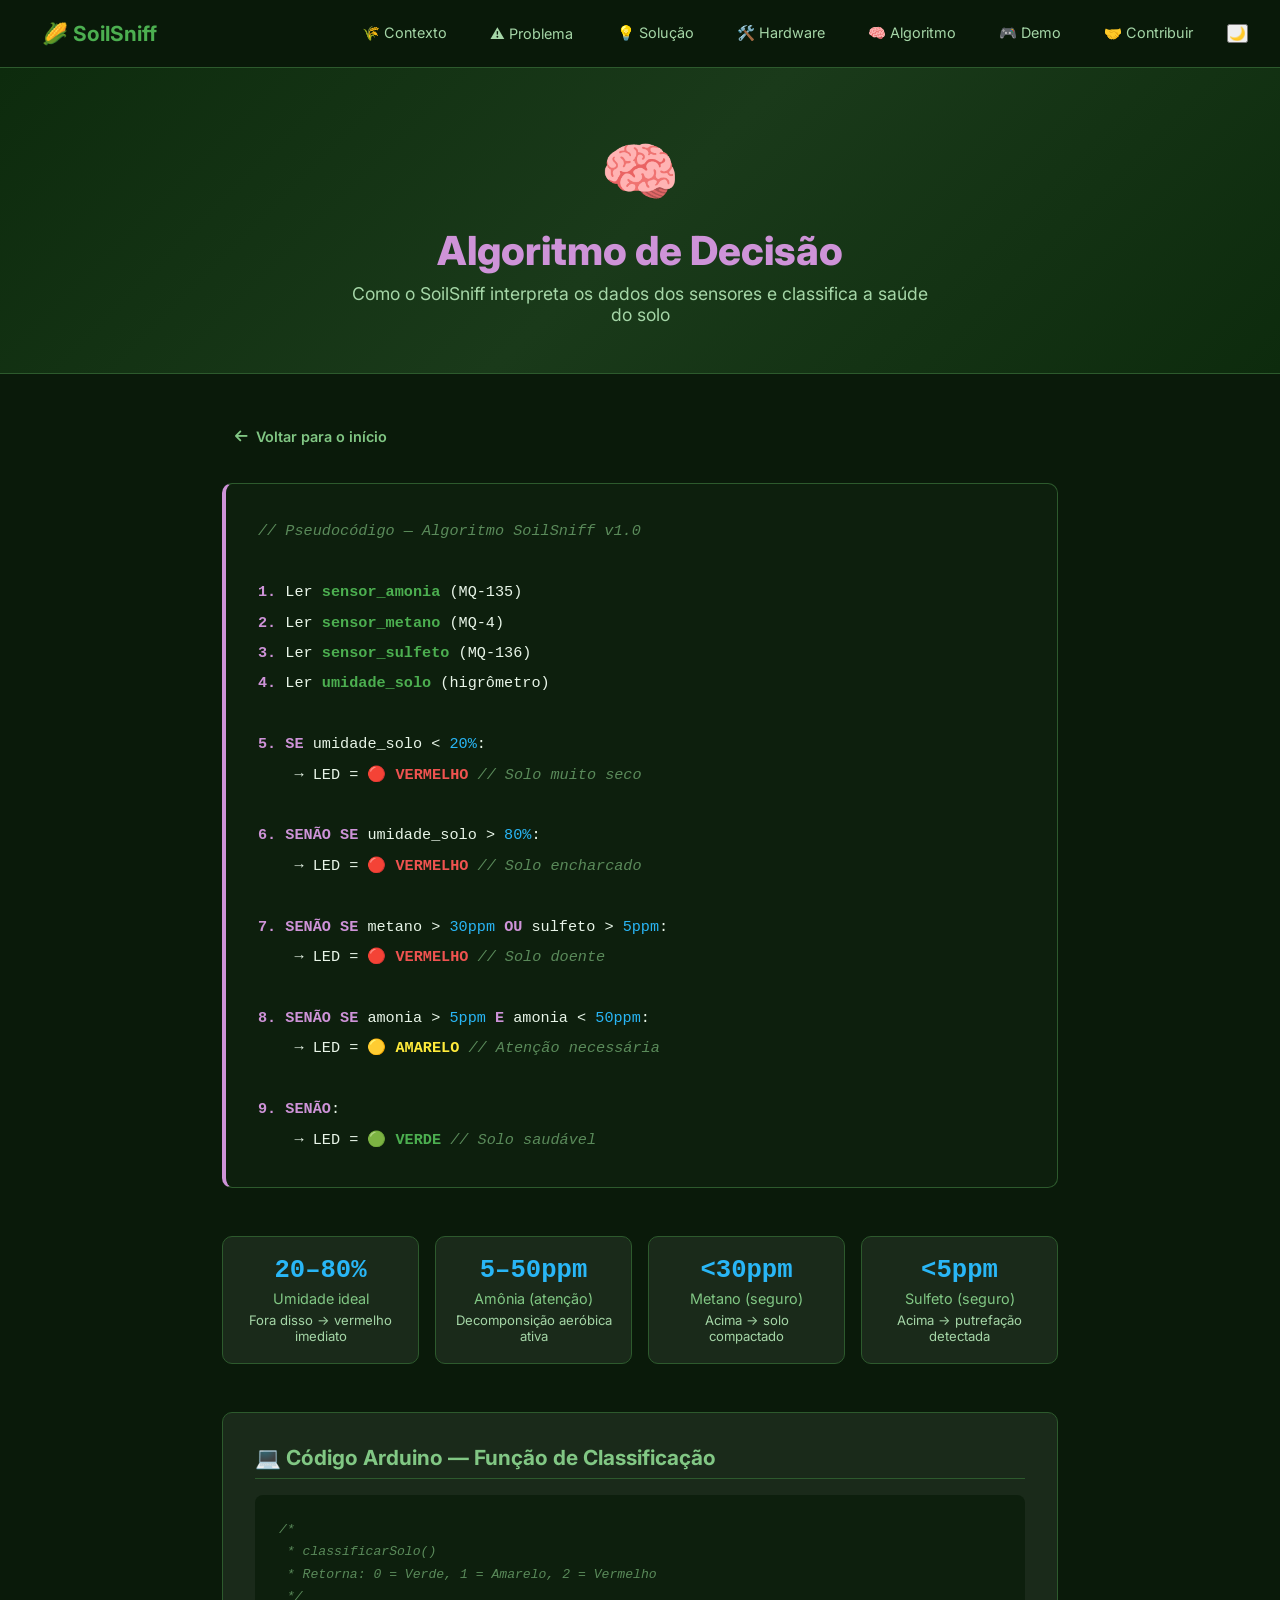
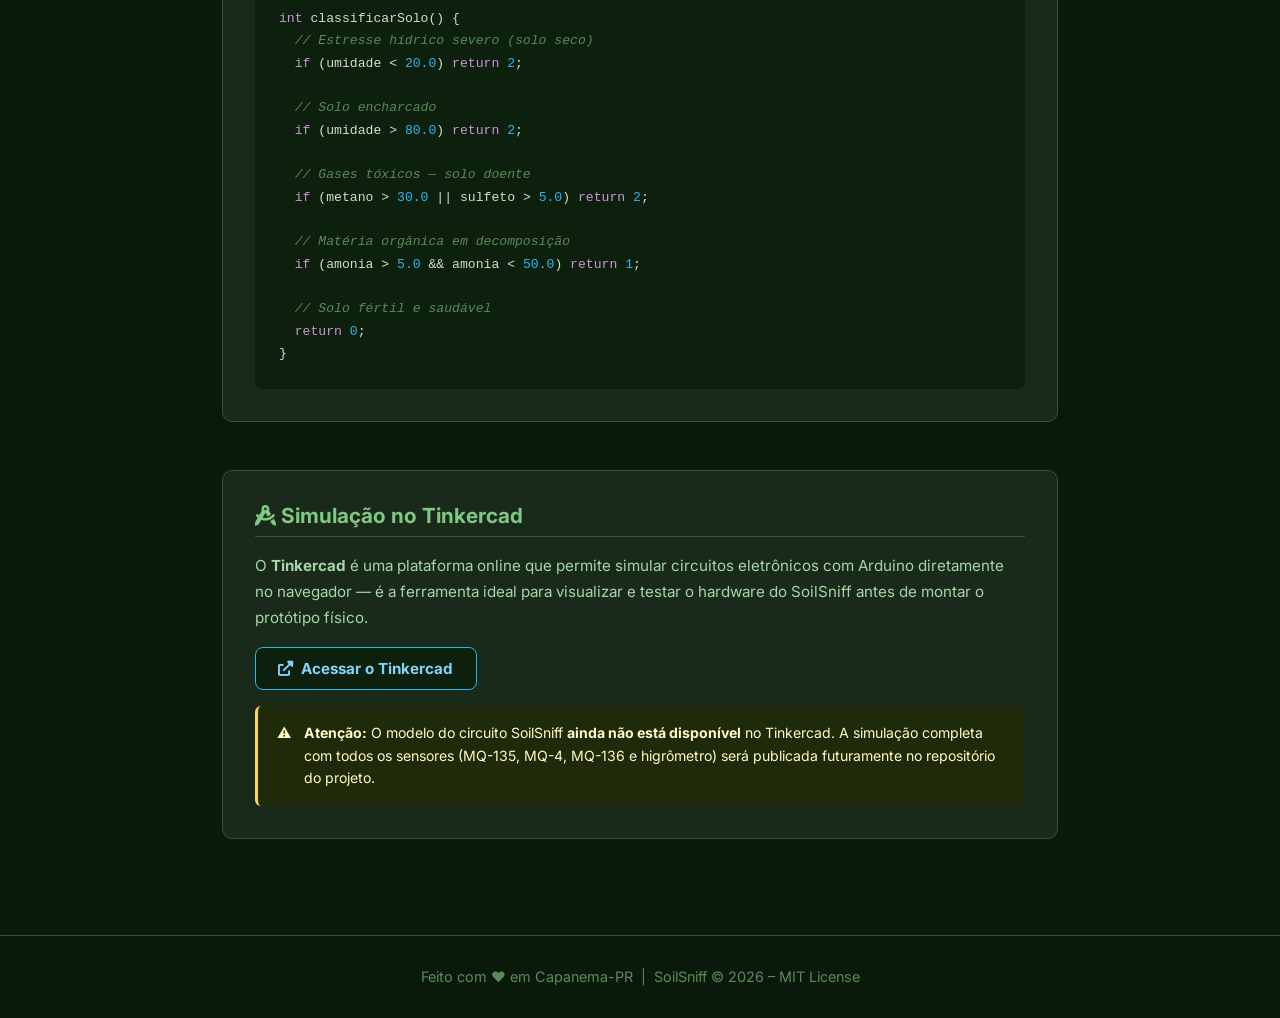
<file: paginas/pagina5.html>
<!DOCTYPE html>
<html lang="pt-BR">
<head>
  <meta charset="UTF-8" />
  <meta name="viewport" content="width=device-width, initial-scale=1.0" />
  <title>SoilSniff - Algoritmo</title>
  <link href="https://fonts.googleapis.com/css2?family=Inter:wght@400;600;700;800&display=swap" rel="stylesheet">
  <link rel="stylesheet" href="https://cdnjs.cloudflare.com/ajax/libs/font-awesome/6.0.0-beta3/css/all.min.css">
  <link rel="stylesheet" href="../style.css">
</head>
<body class="page-pagina5">

  <nav>
    <a class="nav-brand" href="../index.html">🌽 SoilSniff</a>
    <a href="../paginas/pagina1.html">🌾 Contexto</a>
    <a href="../paginas/pagina2.html">⚠️ Problema</a>
    <a href="../paginas/pagina3.html">💡 Solução</a>
    <a href="../paginas/pagina4.html">🛠️ Hardware</a>
    <a href="../paginas/pagina5.html">🧠 Algoritmo</a>
    <a href="../paginas/pagina6.html">🎮 Demo</a>
    <a href="../paginas/pagina7.html">🤝 Contribuir</a>
    <button id="theme-toggle" class="theme-btn" aria-label="Alternar Modo Escuro">🌙</button>
  </nav>

  <div class="hero">
    <div class="hero-icon">🧠</div>
    <h1>Algoritmo de Decisão</h1>
    <p>Como o SoilSniff interpreta os dados dos sensores e classifica a saúde do solo</p>
  </div>

  <div class="container">

    <a href="../index.html" class="voltar">
      <i class="fas fa-arrow-left"></i> Voltar para o início
    </a>

    <div class="code-block">
      <span class="comment">// Pseudocódigo — Algoritmo SoilSniff v1.0</span><br><br>

      <span class="keyword">1.</span> Ler <span class="string-green">sensor_amonia</span> (MQ-135)<br>
      <span class="keyword">2.</span> Ler <span class="string-green">sensor_metano</span> (MQ-4)<br>
      <span class="keyword">3.</span> Ler <span class="string-green">sensor_sulfeto</span> (MQ-136)<br>
      <span class="keyword">4.</span> Ler <span class="string-green">umidade_solo</span> (higrômetro)<br><br>

      <span class="keyword">5.</span> <span class="keyword">SE</span> umidade_solo &lt; <span class="number">20%</span>:<br>
      &nbsp;&nbsp;&nbsp;&nbsp;→ LED = <span class="string-red">🔴 VERMELHO</span> <span class="comment">// Solo muito seco</span><br><br>

      <span class="keyword">6.</span> <span class="keyword">SENÃO SE</span> umidade_solo &gt; <span class="number">80%</span>:<br>
      &nbsp;&nbsp;&nbsp;&nbsp;→ LED = <span class="string-red">🔴 VERMELHO</span> <span class="comment">// Solo encharcado</span><br><br>

      <span class="keyword">7.</span> <span class="keyword">SENÃO SE</span> metano &gt; <span class="number">30ppm</span> <span class="keyword">OU</span> sulfeto &gt; <span class="number">5ppm</span>:<br>
      &nbsp;&nbsp;&nbsp;&nbsp;→ LED = <span class="string-red">🔴 VERMELHO</span> <span class="comment">// Solo doente</span><br><br>

      <span class="keyword">8.</span> <span class="keyword">SENÃO SE</span> amonia &gt; <span class="number">5ppm</span> <span class="keyword">E</span> amonia &lt; <span class="number">50ppm</span>:<br>
      &nbsp;&nbsp;&nbsp;&nbsp;→ LED = <span class="string-yellow">🟡 AMARELO</span> <span class="comment">// Atenção necessária</span><br><br>

      <span class="keyword">9.</span> <span class="keyword">SENÃO</span>:<br>
      &nbsp;&nbsp;&nbsp;&nbsp;→ LED = <span class="string-green">🟢 VERDE</span> <span class="comment">// Solo saudável</span>
    </div>

    <div class="thresholds">
      <div class="threshold-card">
        <div class="value">20–80%</div>
        <div class="sensor">Umidade ideal</div>
        <div class="desc">Fora disso → vermelho imediato</div>
      </div>
      <div class="threshold-card">
        <div class="value">5–50ppm</div>
        <div class="sensor">Amônia (atenção)</div>
        <div class="desc">Decomponsição aeróbica ativa</div>
      </div>
      <div class="threshold-card">
        <div class="value">&lt;30ppm</div>
        <div class="sensor">Metano (seguro)</div>
        <div class="desc">Acima → solo compactado</div>
      </div>
      <div class="threshold-card">
        <div class="value">&lt;5ppm</div>
        <div class="sensor">Sulfeto (seguro)</div>
        <div class="desc">Acima → putrefação detectada</div>
      </div>
    </div>

    <div class="arduino-section">
      <h2>💻 Código Arduino — Função de Classificação</h2>
      <pre><span class="cm">/*
 * classificarSolo()
 * Retorna: 0 = Verde, 1 = Amarelo, 2 = Vermelho
 */</span>
<span class="kw">int</span> classificarSolo() {
  <span class="cm">// Estresse hídrico severo (solo seco)</span>
  <span class="kw">if</span> (umidade &lt; <span class="nm">20.0</span>) <span class="kw">return</span> <span class="nm">2</span>;

  <span class="cm">// Solo encharcado</span>
  <span class="kw">if</span> (umidade &gt; <span class="nm">80.0</span>) <span class="kw">return</span> <span class="nm">2</span>;

  <span class="cm">// Gases tóxicos — solo doente</span>
  <span class="kw">if</span> (metano &gt; <span class="nm">30.0</span> || sulfeto &gt; <span class="nm">5.0</span>) <span class="kw">return</span> <span class="nm">2</span>;

  <span class="cm">// Matéria orgânica em decomposição</span>
  <span class="kw">if</span> (amonia &gt; <span class="nm">5.0</span> && amonia &lt; <span class="nm">50.0</span>) <span class="kw">return</span> <span class="nm">1</span>;

  <span class="cm">// Solo fértil e saudável</span>
  <span class="kw">return</span> <span class="nm">0</span>;
}</pre>
    </div>

    <!-- TINKERCAD -->
    <div class="tinkercad-section">
      <h2><i class="fas fa-drafting-compass"></i> Simulação no Tinkercad</h2>
      <p>
        O <strong>Tinkercad</strong> é uma plataforma online que permite simular circuitos eletrônicos com Arduino diretamente no navegador — é a ferramenta ideal para visualizar e testar o hardware do SoilSniff antes de montar o protótipo físico.
      </p>
      <a
        class="tinkercad-badge"
        href="https://www.tinkercad.com/"
        target="_blank"
        rel="noopener noreferrer"
      >
        <i class="fas fa-external-link-alt"></i> Acessar o Tinkercad
      </a>
      <div class="pending-note">
        ⚠️ <span><strong>Atenção:</strong> O modelo do circuito SoilSniff <strong>ainda não está disponível</strong> no Tinkercad. A simulação completa com todos os sensores (MQ-135, MQ-4, MQ-136 e higrômetro) será publicada futuramente no repositório do projeto.</span>
      </div>
    </div>

  </div>

  <footer>
    Feito com ❤️ em Capanema-PR &nbsp;|&nbsp; SoilSniff © 2026 – MIT License
  </footer>

  <script src="../script.js"></script>
</body>
</html>
</file>
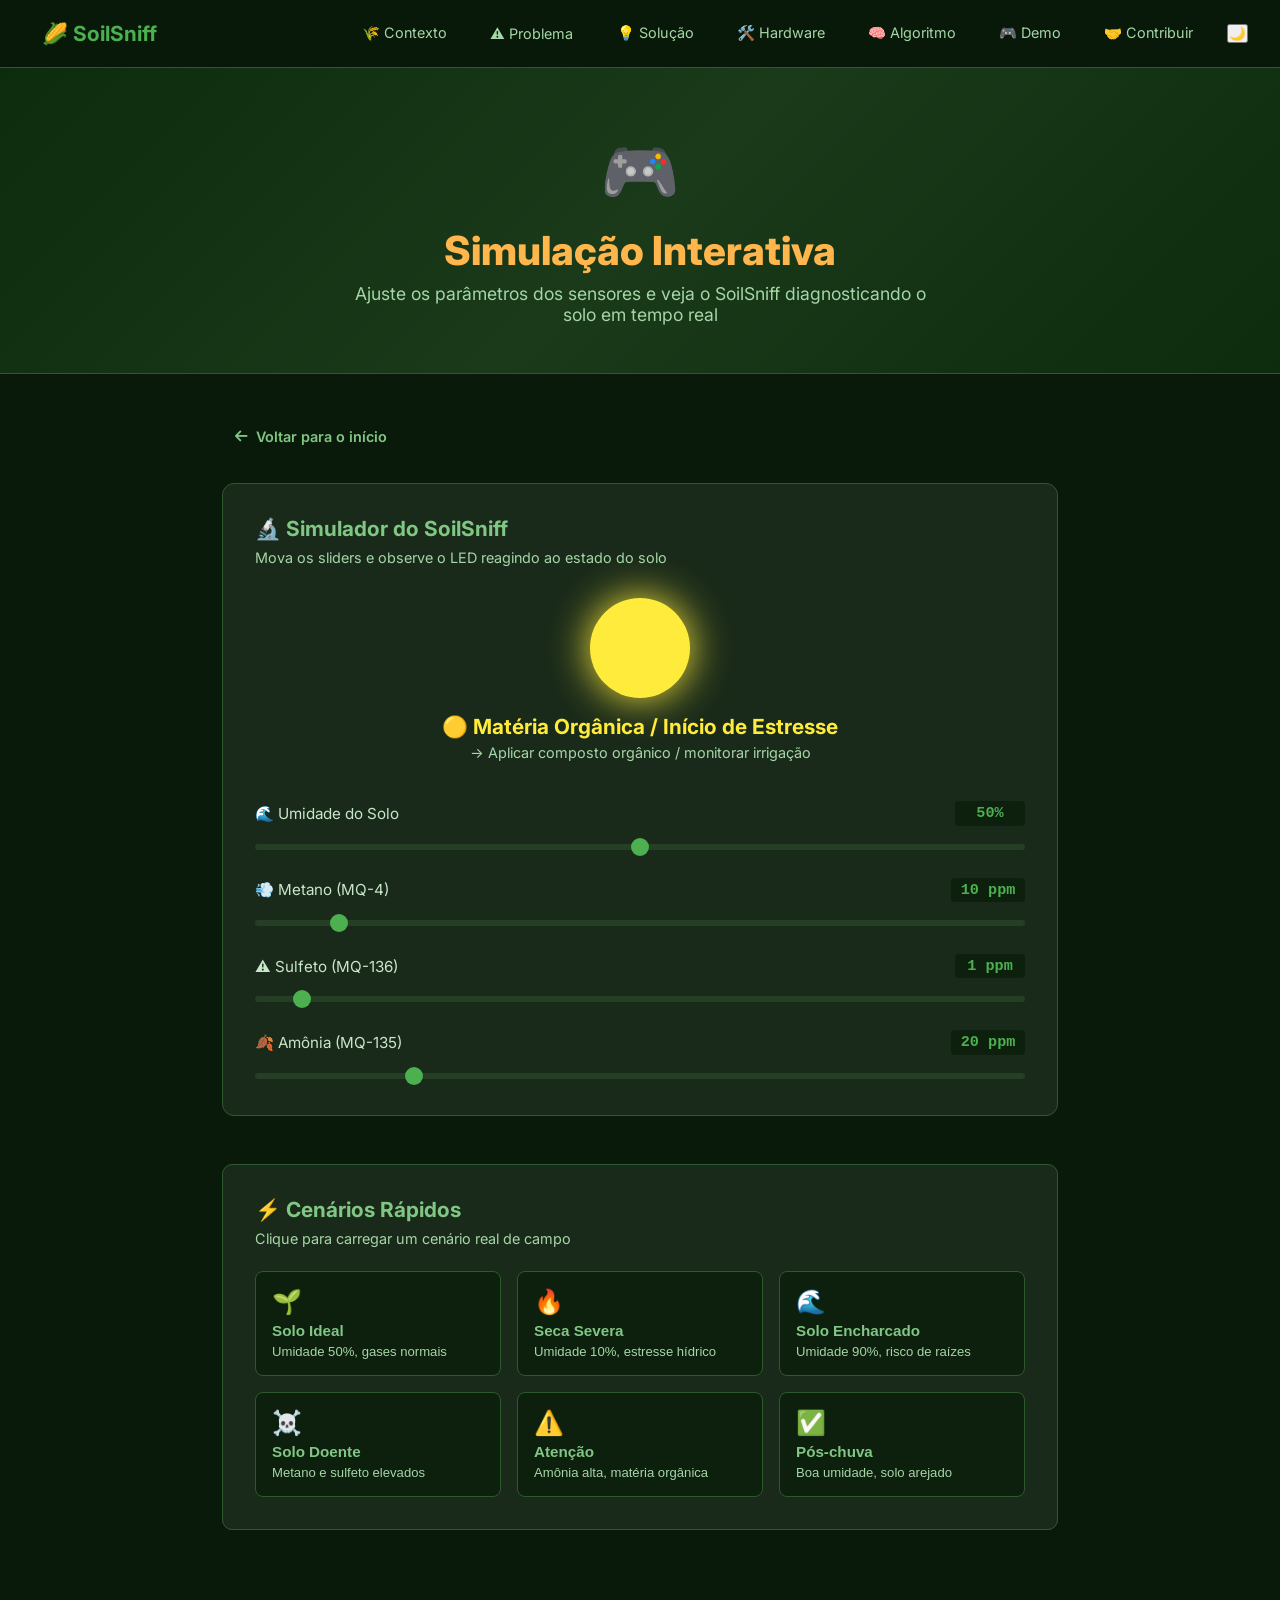
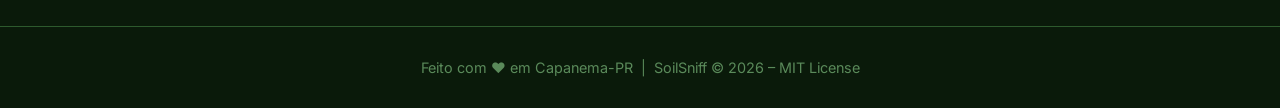
<file: paginas/pagina6.html>
<!DOCTYPE html>
<html lang="pt-BR">
<head>
  <meta charset="UTF-8" />
  <meta name="viewport" content="width=device-width, initial-scale=1.0" />
  <title>SoilSniff - Demo</title>
  <link href="https://fonts.googleapis.com/css2?family=Inter:wght@400;600;700;800&display=swap" rel="stylesheet">
  <link rel="stylesheet" href="https://cdnjs.cloudflare.com/ajax/libs/font-awesome/6.0.0-beta3/css/all.min.css">
  <link rel="stylesheet" href="../style.css">
</head>
<body class="page-pagina6">

  <nav>
    <a class="nav-brand" href="../index.html">🌽 SoilSniff</a>
    <a href="../paginas/pagina1.html">🌾 Contexto</a>
    <a href="../paginas/pagina2.html">⚠️ Problema</a>
    <a href="../paginas/pagina3.html">💡 Solução</a>
    <a href="../paginas/pagina4.html">🛠️ Hardware</a>
    <a href="../paginas/pagina5.html">🧠 Algoritmo</a>
    <a href="../paginas/pagina6.html">🎮 Demo</a>
    <a href="../paginas/pagina7.html">🤝 Contribuir</a>
    <button id="theme-toggle" class="theme-btn" aria-label="Alternar Modo Escuro">🌙</button>
  </nav>

  <div class="hero">
    <div class="hero-icon">🎮</div>
    <h1>Simulação Interativa</h1>
    <p>Ajuste os parâmetros dos sensores e veja o SoilSniff diagnosticando o solo em tempo real</p>
  </div>

  <div class="container">

    <a href="../index.html" class="voltar">
      <i class="fas fa-arrow-left"></i> Voltar para o início
    </a>

    <div class="simulator">
      <h2>🔬 Simulador do SoilSniff</h2>
      <p class="subtitle">Mova os sliders e observe o LED reagindo ao estado do solo</p>

      <div class="led-display">
        <div class="led-circle verde" id="ledCircle"></div>
        <div class="led-label verde" id="ledLabel">🟢 Solo Fértil e Saudável</div>
        <div class="led-action" id="ledAction">→ Continuar manejo normal</div>
      </div>

      <div class="sliders">
        <div class="slider-group">
          <label>
            🌊 Umidade do Solo
            <span class="val" id="valUmidade">50%</span>
          </label>
          <input type="range" id="sliderUmidade" min="0" max="100" value="50">
        </div>
        <div class="slider-group">
          <label>
            💨 Metano (MQ-4)
            <span class="val" id="valMetano">10 ppm</span>
          </label>
          <input type="range" id="sliderMetano" min="0" max="100" value="10">
        </div>
        <div class="slider-group">
          <label>
            ⚠️ Sulfeto (MQ-136)
            <span class="val" id="valSulfeto">1 ppm</span>
          </label>
          <input type="range" id="sliderSulfeto" min="0" max="20" value="1">
        </div>
        <div class="slider-group">
          <label>
            🍂 Amônia (MQ-135)
            <span class="val" id="valAmonia">20 ppm</span>
          </label>
          <input type="range" id="sliderAmonia" min="0" max="100" value="20">
        </div>
      </div>
    </div>

    <div class="scenarios">
      <h2>⚡ Cenários Rápidos</h2>
      <p class="subtitle">Clique para carregar um cenário real de campo</p>
      <div class="scenario-btns">
        <button class="scenario-btn" data-scenario="50,10,1,20">
          <div class="s-icon">🌱</div>
          <div class="s-name">Solo Ideal</div>
          <div class="s-desc">Umidade 50%, gases normais</div>
        </button>
        <button class="scenario-btn" data-scenario="10,8,1,15">
          <div class="s-icon">🔥</div>
          <div class="s-name">Seca Severa</div>
          <div class="s-desc">Umidade 10%, estresse hídrico</div>
        </button>
        <button class="scenario-btn" data-scenario="90,5,1,10">
          <div class="s-icon">🌊</div>
          <div class="s-name">Solo Encharcado</div>
          <div class="s-desc">Umidade 90%, risco de raízes</div>
        </button>
        <button class="scenario-btn" data-scenario="40,50,10,15">
          <div class="s-icon">☠️</div>
          <div class="s-name">Solo Doente</div>
          <div class="s-desc">Metano e sulfeto elevados</div>
        </button>
        <button class="scenario-btn" data-scenario="45,8,1,25">
          <div class="s-icon">⚠️</div>
          <div class="s-name">Atenção</div>
          <div class="s-desc">Amônia alta, matéria orgânica</div>
        </button>
        <button class="scenario-btn" data-scenario="60,5,0,3">
          <div class="s-icon">✅</div>
          <div class="s-name">Pós-chuva</div>
          <div class="s-desc">Boa umidade, solo arejado</div>
        </button>
      </div>
    </div>

  </div>

  <footer>
    Feito com ❤️ em Capanema-PR &nbsp;|&nbsp; SoilSniff © 2026 – MIT License
  </footer>

  <script src="../script.js"></script>
</body>
</html>
</file>
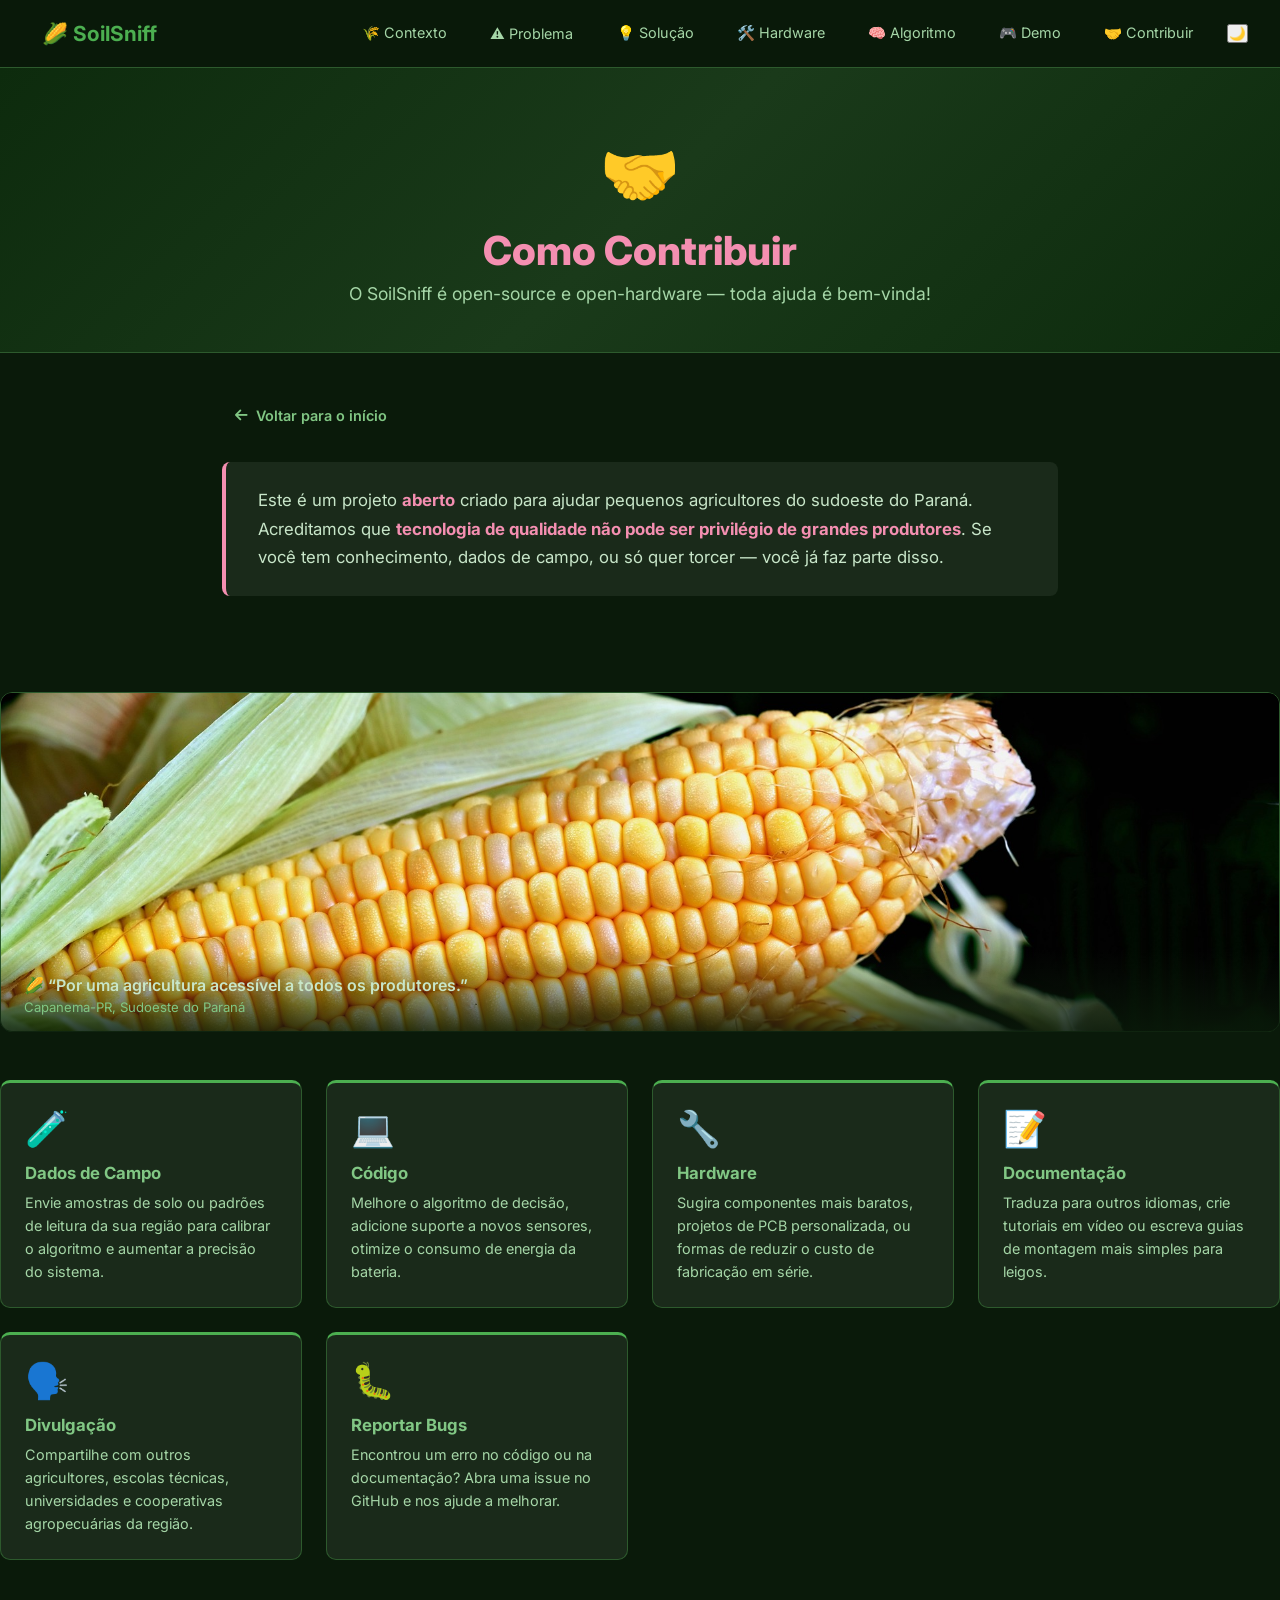
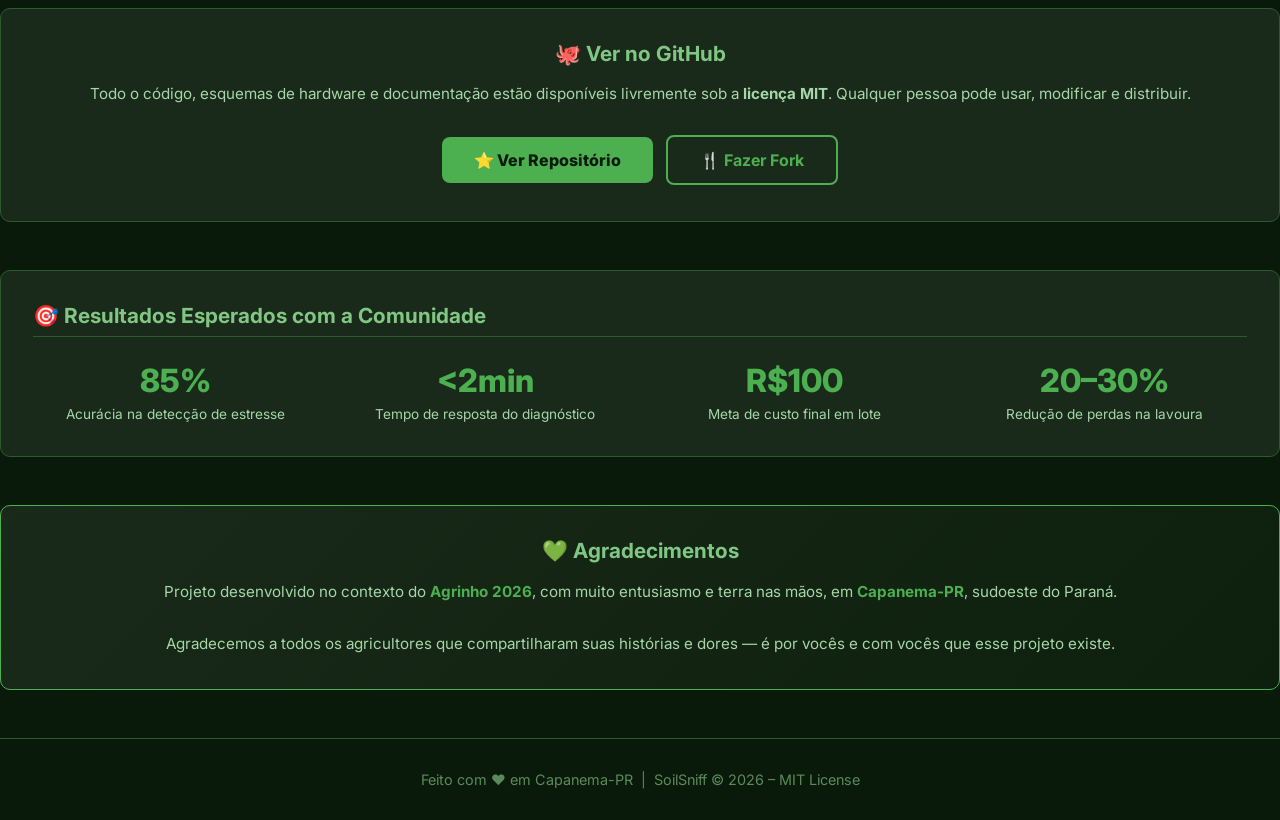
<file: paginas/pagina7.html>
<!DOCTYPE html>
<html lang="pt-BR">
<head>
  <meta charset="UTF-8" />
  <meta name="viewport" content="width=device-width, initial-scale=1.0" />
  <title>SoilSniff - Contribuir</title>
  <link href="https://fonts.googleapis.com/css2?family=Inter:wght@400;600;700;800&display=swap" rel="stylesheet">
  <link rel="stylesheet" href="https://cdnjs.cloudflare.com/ajax/libs/font-awesome/6.0.0-beta3/css/all.min.css">
  <link rel="stylesheet" href="../style.css">
</head>
<body class="page-pagina7">

  <nav>
    <a class="nav-brand" href="../index.html">🌽 SoilSniff</a>
    <a href="../paginas/pagina1.html">🌾 Contexto</a>
    <a href="../paginas/pagina2.html">⚠️ Problema</a>
    <a href="../paginas/pagina3.html">💡 Solução</a>
    <a href="../paginas/pagina4.html">🛠️ Hardware</a>
    <a href="../paginas/pagina5.html">🧠 Algoritmo</a>
    <a href="../paginas/pagina6.html">🎮 Demo</a>
    <a href="../paginas/pagina7.html">🤝 Contribuir</a>
    <button id="theme-toggle" class="theme-btn" aria-label="Alternar Modo Escuro">🌙</button>
  </nav>

  <div class="hero">
    <div class="hero-icon">🤝</div>
    <h1>Como Contribuir</h1>
    <p>O SoilSniff é open-source e open-hardware — toda ajuda é bem-vinda!</p>
  </div>

  <div class="container">

    <a href="../index.html" class="voltar">
      <i class="fas fa-arrow-left"></i> Voltar para o início
    </a>

    <div class="intro-box">
      Este é um projeto <strong>aberto</strong> criado para ajudar pequenos agricultores do sudoeste do Paraná.
      Acreditamos que <strong>tecnologia de qualidade não pode ser privilégio de grandes produtores</strong>.
      Se você tem conhecimento, dados de campo, ou só quer torcer — você já faz parte disso.
    </div>

    </div>

    <!-- IMAGEM MILHO -->
    <div class="milho-section">
      <img class="milho-img" src="../img/img/milho.jpg" alt="Campo de milho no Paraná" />
      <div class="milho-overlay">
        <p>🌽 “Por uma agricultura acessível a todos os produtores.”</p>
        <small>Capanema-PR, Sudoeste do Paraná</small>
      </div>
    </div>

    <div class="contrib-grid">
      <div class="contrib-card">
        <div class="icon">🧪</div>
        <h3>Dados de Campo</h3>
        <p>Envie amostras de solo ou padrões de leitura da sua região para calibrar o algoritmo e aumentar a precisão do sistema.</p>
      </div>
      <div class="contrib-card">
        <div class="icon">💻</div>
        <h3>Código</h3>
        <p>Melhore o algoritmo de decisão, adicione suporte a novos sensores, otimize o consumo de energia da bateria.</p>
      </div>
      <div class="contrib-card">
        <div class="icon">🔧</div>
        <h3>Hardware</h3>
        <p>Sugira componentes mais baratos, projetos de PCB personalizada, ou formas de reduzir o custo de fabricação em série.</p>
      </div>
      <div class="contrib-card">
        <div class="icon">📝</div>
        <h3>Documentação</h3>
        <p>Traduza para outros idiomas, crie tutoriais em vídeo ou escreva guias de montagem mais simples para leigos.</p>
      </div>
      <div class="contrib-card">
        <div class="icon">🗣️</div>
        <h3>Divulgação</h3>
        <p>Compartilhe com outros agricultores, escolas técnicas, universidades e cooperativas agropecuárias da região.</p>
      </div>
      <div class="contrib-card">
        <div class="icon">🐛</div>
        <h3>Reportar Bugs</h3>
        <p>Encontrou um erro no código ou na documentação? Abra uma issue no GitHub e nos ajude a melhorar.</p>
      </div>
    </div>

    <div class="github-section">
      <h2>🐙 Ver no GitHub</h2>
      <p>Todo o código, esquemas de hardware e documentação estão disponíveis livremente sob a <strong>licença MIT</strong>. Qualquer pessoa pode usar, modificar e distribuir.</p>
      <a href="https://github.com/RAFAELPHZ/agrinho2026" target="_blank" class="btn-github">⭐ Ver Repositório</a>
      <a href="https://github.com/RAFAELPHZ/agrinho2026/fork" target="_blank" class="btn-fork">🍴 Fazer Fork</a>
    </div>

    <div class="results-section">
      <h2>🎯 Resultados Esperados com a Comunidade</h2>
      <div class="results-grid">
        <div class="result-item">
          <div class="value">85%</div>
          <div class="label">Acurácia na detecção de estresse</div>
        </div>
        <div class="result-item">
          <div class="value">&lt;2min</div>
          <div class="label">Tempo de resposta do diagnóstico</div>
        </div>
        <div class="result-item">
          <div class="value">R$100</div>
          <div class="label">Meta de custo final em lote</div>
        </div>
        <div class="result-item">
          <div class="value">20–30%</div>
          <div class="label">Redução de perdas na lavoura</div>
        </div>
      </div>
    </div>

    <div class="thanks-box">
      <h2>💚 Agradecimentos</h2>
      <p>
        Projeto desenvolvido no contexto do <span class="highlight">Agrinho 2026</span>, com muito entusiasmo e terra nas mãos,
        em <span class="highlight">Capanema-PR</span>, sudoeste do Paraná.<br><br>
        Agradecemos a todos os agricultores que compartilharam suas histórias e dores — é por vocês e com vocês que esse projeto existe.
      </p>
    </div>

  </div>

  <footer>
    Feito com ❤️ em Capanema-PR &nbsp;|&nbsp; SoilSniff © 2026 – MIT License
  </footer>

  <script src="../script.js"></script>
</body>
</html>
</file>
<file: style.css>
/* Arquivo principal de estilos */
@import url('css/global.css');
@import url('css/index.css');
@import url('css/pagina1.css');
@import url('css/pagina2.css');
@import url('css/pagina3.css');
@import url('css/pagina4.css');
@import url('css/pagina5.css');
@import url('css/pagina6.css');
@import url('css/pagina7.css');
</file>
